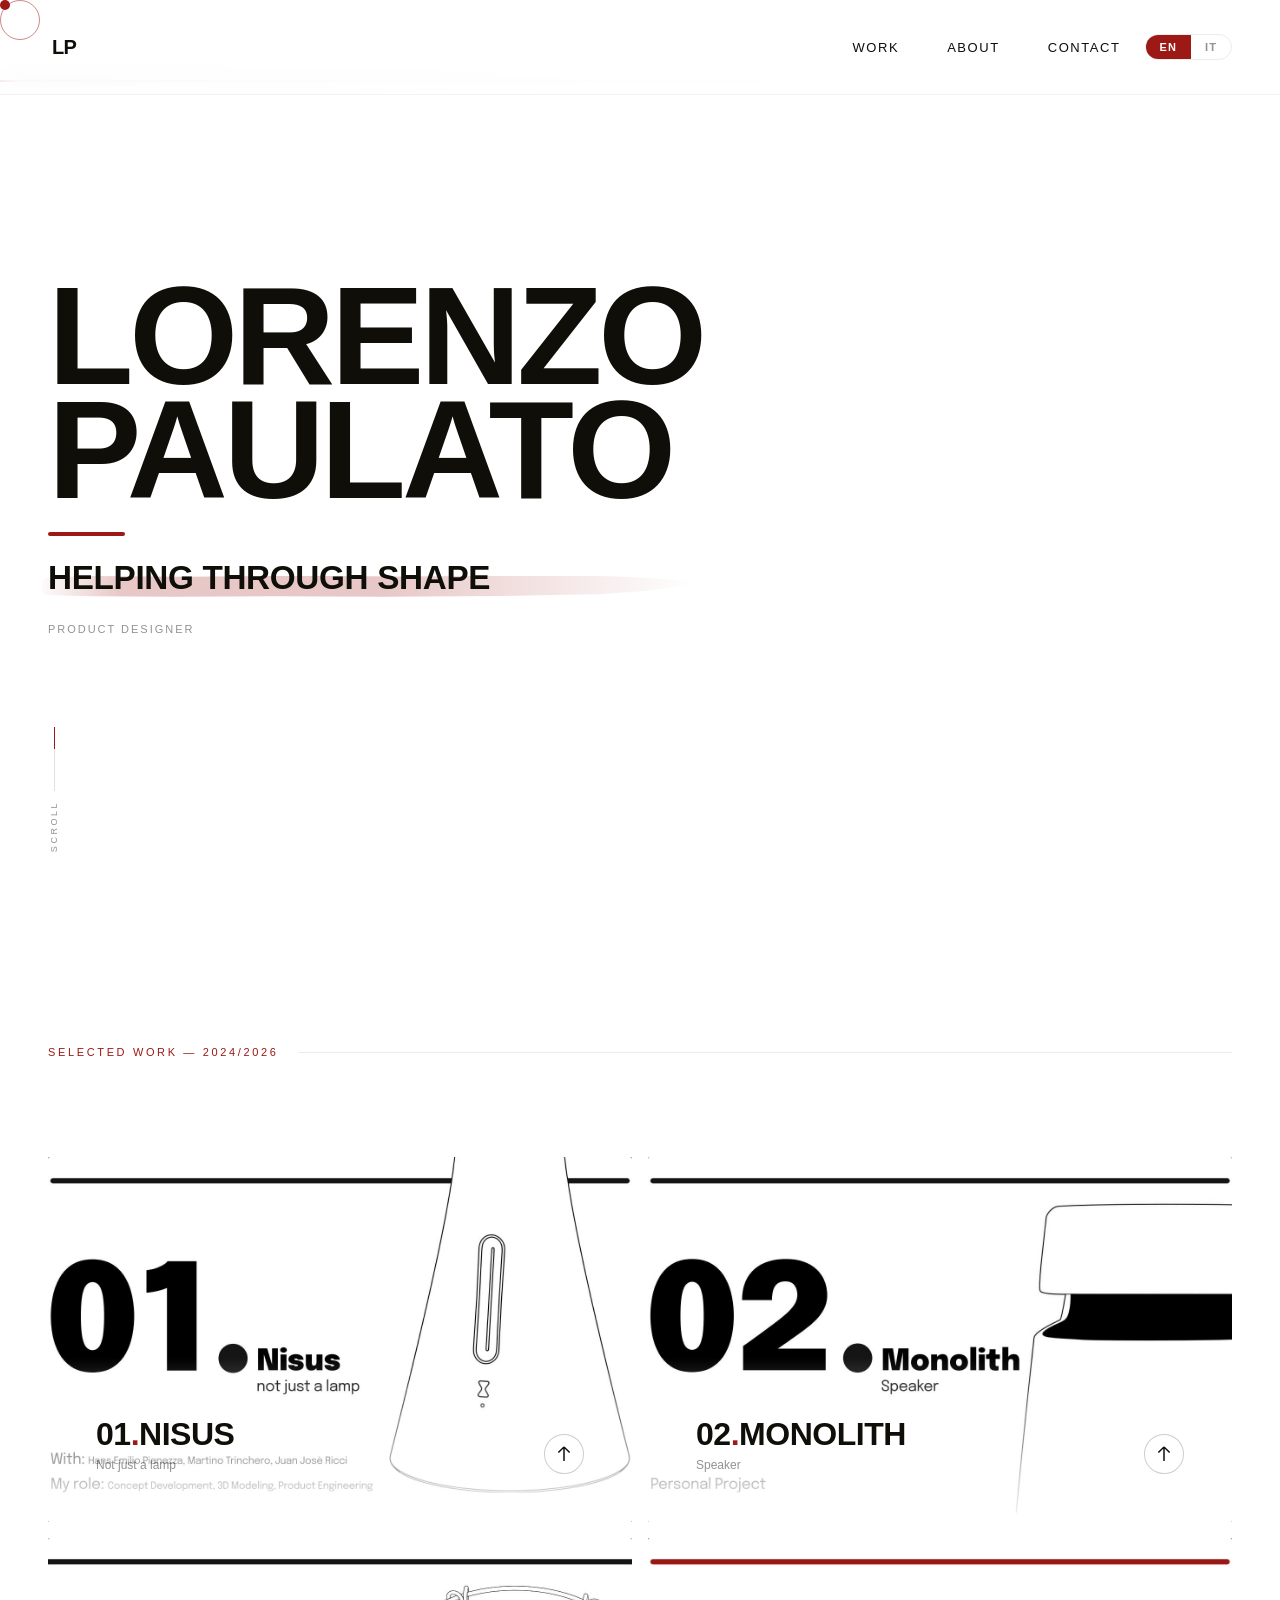
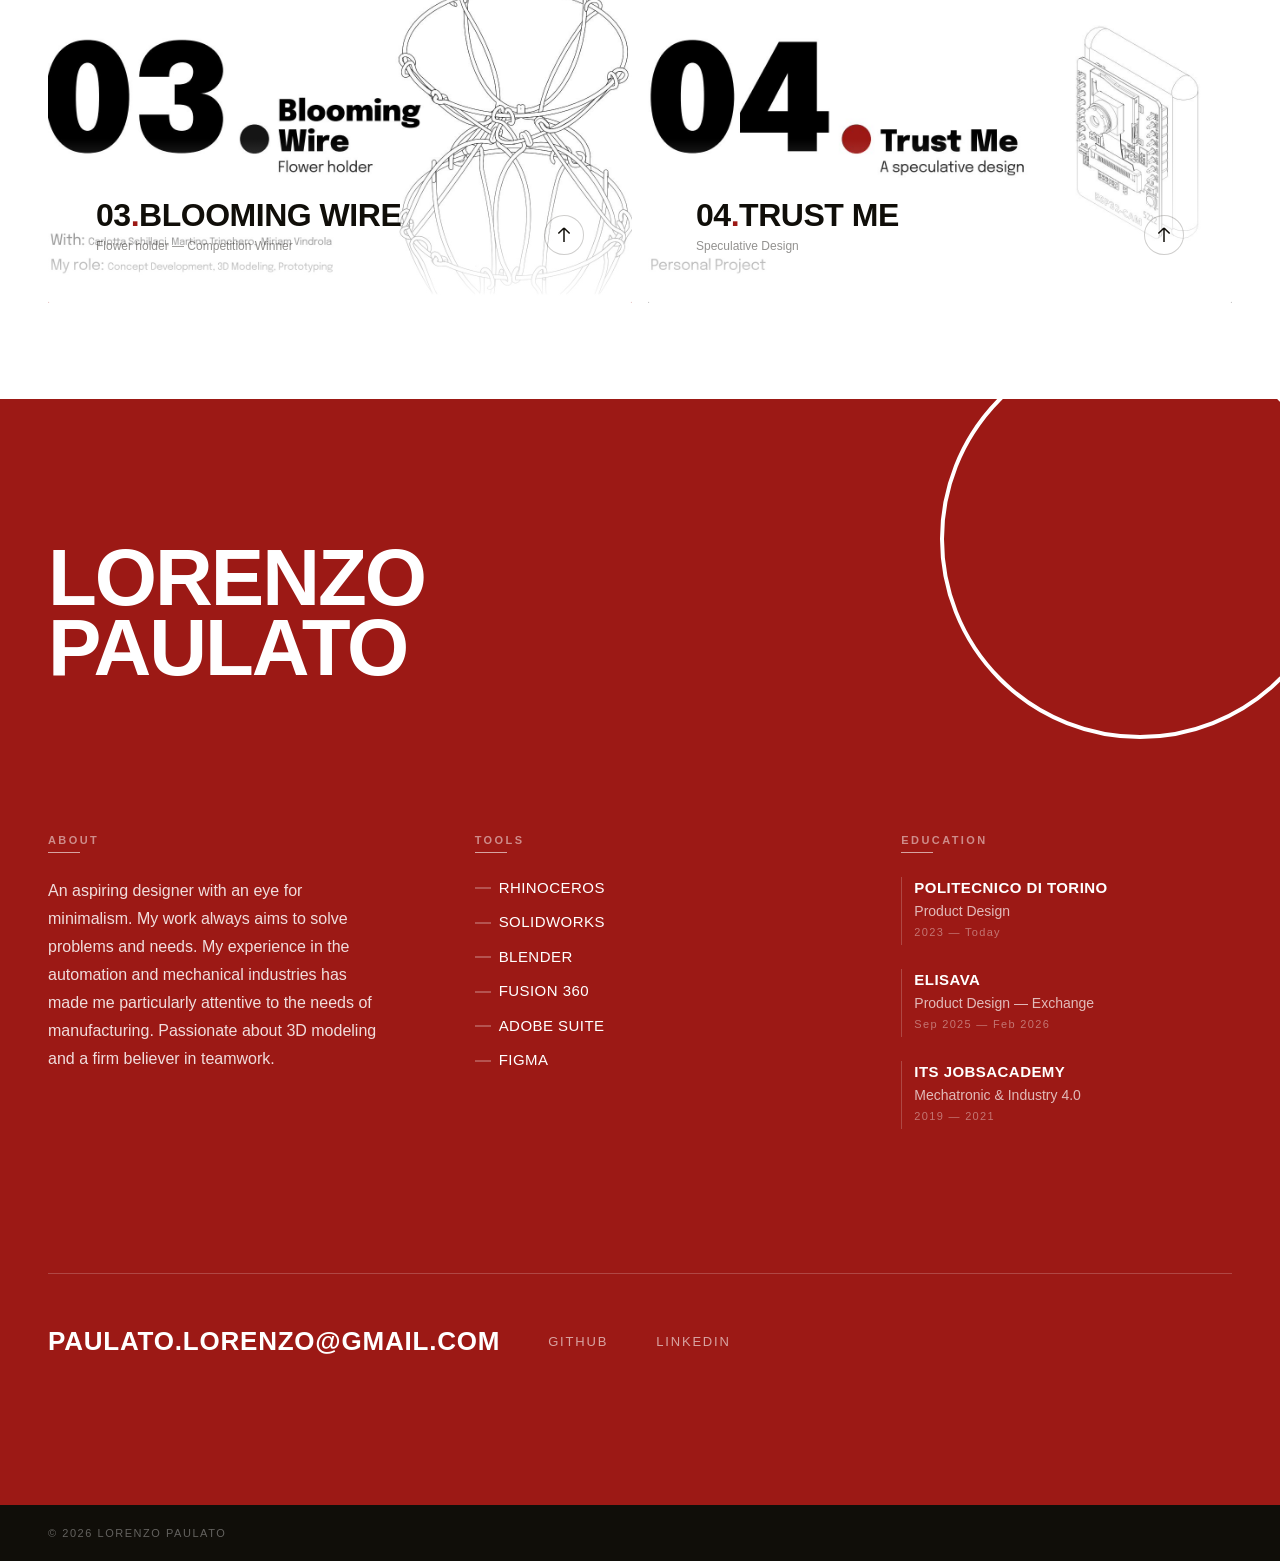
<file: index.html>
<!DOCTYPE html>
<html lang="en">
<head>
  <meta charset="UTF-8">
  <meta name="viewport" content="width=device-width, initial-scale=1.0">
  <title>Lorenzo Paulato — Helping Through Shape</title>
  <meta name="description" content="Portfolio of Lorenzo Paulato, Product Designer. Helping Through Shape.">
  <link rel="icon" href="data:image/svg+xml,<svg xmlns='http://www.w3.org/2000/svg' viewBox='0 0 100 100'><circle cx='50' cy='50' r='45' fill='%239c1915'/></svg>">

  <style>
    :root {
      --red: #9c1915;
      --white: #FFFFFF;
      --black: #100E09;

      --bg-primary: var(--white);
      --text-primary: var(--black);
      --text-secondary: rgba(16, 14, 9, 0.45);
      --accent: var(--red);
      --grid-line: rgba(16, 14, 9, 0.08);

      --font-display: 'Helvetica Neue', Arial, sans-serif;
      --font-body: 'Helvetica Neue', Arial, sans-serif;

      --ease: cubic-bezier(0.16, 1, 0.3, 1);
      --ease-out: cubic-bezier(0.33, 1, 0.68, 1);
      --transition-fast: 0.3s var(--ease);
      --transition-med: 0.6s var(--ease);
      --transition-slow: 1.2s var(--ease);

      --space-sm: clamp(16px, 2vw, 24px);
      --space-md: clamp(32px, 4vw, 48px);
      --space-lg: clamp(64px, 8vw, 96px);
      --space-xl: clamp(96px, 12vw, 144px);
    }

    [data-theme="black"] {
      --bg-primary: var(--black);
      --text-primary: var(--white);
      --text-secondary: rgba(255, 255, 255, 0.45);
      --grid-line: rgba(255, 255, 255, 0.08);
    }
    [data-theme="red"] {
      --bg-primary: var(--red);
      --text-primary: var(--white);
      --text-secondary: rgba(255, 255, 255, 0.45);
      --grid-line: rgba(255, 255, 255, 0.12);
      --accent: var(--white);
    }

    *, *::before, *::after { box-sizing: border-box; margin: 0; padding: 0; }

    html { scroll-behavior: smooth; scroll-padding-top: 80px; }

    body {
      font-family: var(--font-body);
      background: var(--bg-primary);
      color: var(--text-primary);
      line-height: 1.5;
      overflow-x: hidden;
      transition: background var(--transition-med), color var(--transition-med);
      cursor: none;
    }

    /* ── Scrollbar & Selection ── */
    ::-webkit-scrollbar { width: 3px; }
    ::-webkit-scrollbar-track { background: var(--black); }
    ::-webkit-scrollbar-thumb { background: var(--red); }
    ::selection { background: var(--red); color: var(--white); }

    /* ── Custom Cursor ── */
    .cursor {
      position: fixed;
      left: 0; top: 0;
      width: 10px; height: 10px;
      border-radius: 50%;
      background: var(--red);
      pointer-events: none;
      z-index: 9999;
      transition: width 0.2s, height 0.2s, background 0.3s;
      will-change: transform;
    }

    .cursor-ring {
      position: fixed;
      left: 0; top: 0;
      width: 40px; height: 40px;
      border: 1px solid rgba(156, 25, 21, 0.5);
      border-radius: 50%;
      pointer-events: none;
      z-index: 9998;
      transition: border-color 0.3s, width 0.3s, height 0.3s;
      will-change: transform;
    }

    [data-theme="red"] .cursor-ring { border-color: rgba(255,255,255,0.6); }

    /* ── Dynamic Grid Background ── */
    .dynamic-grid {
      position: fixed;
      inset: 0;
      pointer-events: none;
      z-index: -1;
      opacity: 0.6;
    }

    .grid-line {
      position: absolute;
      background: var(--grid-line);
      transition: transform 0.8s var(--ease);
    }
    .grid-line.horizontal { width: 100%; height: 1px; left: 0; }
    .grid-line.vertical   { height: 100%; width: 1px; top: 0; }

    .bulge {
      position: fixed;
      border-radius: 50%;
      pointer-events: none;
      z-index: -1;
      opacity: 0.08;
      filter: blur(40px);
      transition: transform 1.5s var(--ease), opacity 0.5s;
      will-change: transform;
    }
    .bulge.red   { background: var(--red); }
    .bulge.white { background: var(--white); }
    .bulge.black { background: var(--black); }

    /* ── Navigation ── */
    nav {
      position: fixed;
      top: 0; left: 0; right: 0;
      display: flex;
      justify-content: space-between;
      align-items: center;
      padding: var(--space-sm) var(--space-md);
      z-index: 1000;
      backdrop-filter: blur(12px);
      background: rgba(255, 255, 255, 0.85);
      border-bottom: 1px solid rgba(0,0,0,0.05);
      transition: background 0.4s, border-color 0.4s;
    }
    [data-theme="black"] nav {
      background: rgba(16, 14, 9, 0.85);
      border-color: rgba(255,255,255,0.1);
    }
    [data-theme="red"] nav {
      background: rgba(156, 25, 21, 0.85);
      border-color: rgba(255,255,255,0.2);
    }

    .nav-logo {
      font-family: var(--font-display);
      font-size: 20px;
      font-weight: 900;
      letter-spacing: -0.03em;
      text-transform: uppercase;
      color: var(--text-primary);
      text-decoration: none;
      position: relative;
      padding: 8px 4px;
    }
    .nav-logo::after {
      content: '';
      position: absolute;
      bottom: 0; left: 0; right: 0;
      height: 2px;
      background: var(--accent);
      transform: scaleX(0);
      transform-origin: left;
      transition: transform var(--transition-fast);
    }
    .nav-logo:hover::after { transform: scaleX(1); }

    .nav-right { display: flex; align-items: center; gap: var(--space-sm); }

    .nav-links { display: flex; list-style: none; gap: var(--space-md); }

    .nav-links a {
      font-family: var(--font-display);
      font-size: 13px;
      font-weight: 500;
      letter-spacing: 0.12em;
      text-transform: uppercase;
      color: var(--text-primary);
      text-decoration: none;
      position: relative;
      padding: 4px 0;
      transition: color var(--transition-fast);
    }
    .nav-links a::after {
      content: '';
      position: absolute;
      bottom: 0; left: 0;
      width: 100%; height: 1px;
      background: var(--accent);
      transform: scaleX(0);
      transform-origin: right;
      transition: transform var(--transition-fast);
    }
    .nav-links a:hover { color: var(--accent); }
    .nav-links a:hover::after { transform: scaleX(1); transform-origin: left; }

    .lang-toggle {
      display: flex;
      border: 1px solid var(--grid-line);
      border-radius: 20px;
      overflow: hidden;
    }
    .lang-btn {
      background: transparent;
      border: none;
      padding: 6px 14px;
      font-family: var(--font-display);
      font-size: 11px;
      font-weight: 600;
      letter-spacing: 0.1em;
      text-transform: uppercase;
      color: var(--text-secondary);
      cursor: pointer;
      transition: all var(--transition-fast);
    }
    .lang-btn.active, .lang-btn:hover {
      background: var(--accent);
      color: var(--bg-primary);
    }

    /* ── Hero ── */
    #hero {
      min-height: 100vh;
      display: grid;
      grid-template-columns: 1fr 1fr;
      background: var(--bg-primary);
      position: relative;
      overflow: hidden;
      padding-top: 80px;
    }

    .hero-top-rule {
      position: absolute;
      top: 80px; left: 0; right: 0;
      height: 2px;
      background: linear-gradient(90deg, var(--accent), transparent 70%);
      z-index: 3;
      transform-origin: left;
      animation: ruleExpand 1.2s var(--ease-out) 0.2s both;
    }

    @keyframes ruleExpand {
      from { transform: scaleX(0); opacity: 0; }
      70%  { opacity: 1; }
      to   { transform: scaleX(1); }
    }
    @keyframes fadeUp {
      from { opacity: 0; transform: translateY(24px); }
      to   { opacity: 1; transform: translateY(0); }
    }
    @keyframes typewriter {
      from { width: 0; }
      to   { width: 100%; }
    }

    .hero-left {
      display: flex;
      flex-direction: column;
      justify-content: center;
      padding: var(--space-lg) var(--space-md) 160px;
      position: relative;
      z-index: 2;
    }

    .hero-name {
      font-family: var(--font-display);
      font-size: clamp(56px, 11vw, 140px);
      font-weight: 900;
      line-height: 0.82;
      letter-spacing: -0.03em;
      text-transform: uppercase;
      color: var(--text-primary);
      animation: fadeUp 0.8s var(--ease-out) 0.4s both;
      position: relative;
    }

    .hero-red-rule {
      width: clamp(40px, 6vw, 100px);
      height: 4px;
      border-radius: 2px;
      background: var(--accent);
      margin: var(--space-sm) 0;
      transform-origin: left;
      animation: ruleExpand 0.6s var(--ease-out) 1.0s both;
    }

    .hero-tagline {
      font-family: var(--font-display);
      font-size: clamp(18px, 2.6vw, 36px);
      font-weight: 700;
      text-transform: uppercase;
      letter-spacing: -0.01em;
      color: var(--text-primary);
      line-height: 1.1;
      animation: fadeUp 0.7s var(--ease-out) 1.3s both;
      position: relative;
      display: inline-block;
    }
    .hero-tagline::after {
      content: '';
      position: absolute;
      bottom: 0px; left: -6px;
      height: 58%;
      background: linear-gradient(to right,
        rgba(156,25,21,0.08) 0%,
        var(--accent) 12%,
        var(--accent) 52%,
        rgba(156,25,21,0) 100%
      );
      clip-path: polygon(
        0% 18%,
        1% 6%,
        8% 2%,
        22% 5%,
        38% 0%,
        55% 4%,
        70% 1%,
        83% 0%,
        89% 5%,
        95% 16%,
        100% 28%,
        97% 52%,
        92% 72%,
        85% 88%,
        70% 96%,
        52% 100%,
        36% 97%,
        20% 100%,
        8% 97%,
        1% 93%,
        0% 82%
      );
      z-index: -1;
      opacity: 0.24;
      animation: typewriter 1.0s var(--ease-out) 1.8s both;
      width: 0;
    }

    .hero-sub {
      margin-top: var(--space-sm);
      font-size: 11px;
      font-weight: 300;
      letter-spacing: 0.18em;
      text-transform: uppercase;
      color: var(--text-secondary);
      animation: fadeUp 0.7s var(--ease-out) 1.3s both;
    }

    .hero-scroll {
      position: absolute;
      bottom: var(--space-md); left: var(--space-md);
      display: flex;
      flex-direction: column;
      align-items: center;
      gap: 10px;
      animation: fadeUp 0.6s var(--ease-out) 3.3s both;
      cursor: pointer;
    }
    .hero-scroll span {
      font-family: var(--font-display);
      font-size: 9px;
      letter-spacing: 0.28em;
      text-transform: uppercase;
      color: var(--text-secondary);
      writing-mode: vertical-rl;
      transform: rotate(180deg);
    }
    .scroll-line {
      width: 1px;
      height: 64px;
      background: rgba(16, 14, 9, 0.12);
      position: relative;
      overflow: hidden;
    }
    .scroll-line::after {
      content: '';
      position: absolute;
      top: 0; left: 0;
      width: 1px; height: 22px;
      background: var(--accent);
      animation: scrollSlide 1.8s ease-in-out infinite;
    }
    @keyframes scrollSlide {
      0%   { top: -22px; opacity: 0; }
      15%  { opacity: 1; }
      85%  { opacity: 1; }
      100% { top: 64px;  opacity: 0; }
    }

    .hero-right {
      position: relative;
      display: flex;
      align-items: center;
      justify-content: center;
      overflow: hidden;
    }

    .hero-blob-wrap {
      position: absolute;
      top: 50%; left: 50%;
      transform: translate(-50%, -55%);
      width: 115vmin; height: 115vmin;
      z-index: 0;
    }
    .hero-blob-wrap svg {
      width: 100%; height: 100%;
      display: block;
    }


    /* ── Projects ── */
    #projects {
      background: var(--bg-primary);
      padding: var(--space-xl) var(--space-md) var(--space-lg);
      position: relative;
      transition: background var(--transition-med);
    }

    .section-label {
      font-family: var(--font-display);
      font-size: 11px;
      font-weight: 500;
      letter-spacing: 0.24em;
      text-transform: uppercase;
      color: var(--accent);
      display: flex;
      align-items: center;
      gap: 20px;
      margin-bottom: var(--space-lg);
      position: relative;
    }
    .section-label::after {
      content: '';
      flex: 1;
      height: 1px;
      background: var(--grid-line);
    }

    .projects-grid {
      display: grid;
      grid-template-columns: 1fr 1fr;
      gap: 16px;
    }

    .project-card {
      position: relative;
      aspect-ratio: 16/10;
      overflow: hidden;
      background: var(--black);
      cursor: none;
      text-decoration: none;
      display: block;
      border-radius: 2px;
      transform-style: preserve-3d;
      transition: transform 0.1s ease-out;
      will-change: transform;
    }
    .project-card::before {
      content: '';
      position: absolute;
      inset: 0;
      background: var(--black);
      z-index: 1;
      opacity: 1;
      transition: opacity var(--transition-med);
    }
    .project-card:hover::before { opacity: 0; }

    .card-wireframe {
      position: absolute;
      inset: 0;
      display: flex;
      align-items: center;
      justify-content: center;
      z-index: 2;
      transition: opacity var(--transition-med), transform var(--transition-med);
      opacity: 1;
      overflow: hidden;
    }
    .card-wireframe img {
      width: 100%; height: 100%;
      object-fit: cover;
    }
    .project-card:hover .card-wireframe {
      opacity: 0;
      transform: scale(0.97);
    }

    .card-photo {
      position: absolute;
      inset: 0;
      z-index: 0;
      overflow: hidden;
    }
    .card-photo img {
      width: 100%; height: 100%;
      object-fit: cover;
      transition: transform var(--transition-slow), filter var(--transition-med);
      filter: grayscale(0.2) contrast(1.05);
      opacity: 0.85;
    }
    .project-card:hover .card-photo img {
      transform: scale(1.06);
      filter: grayscale(0) contrast(1.1);
      opacity: 1;
    }

    .card-info {
      position: absolute;
      bottom: 0; left: 0; right: 0;
      padding: var(--space-md);
      padding-top: 60px;
      z-index: 3;
      display: flex;
      align-items: flex-end;
      justify-content: space-between;
      pointer-events: none;
      background: linear-gradient(to top, rgba(255,255,255,0.97) 0%, rgba(255,255,255,0) 100%);
    }
    .card-title {
      font-family: var(--font-display);
      font-size: clamp(20px, 2.8vw, 32px);
      font-weight: 900;
      text-transform: uppercase;
      color: var(--black);
      letter-spacing: -0.015em;
      line-height: 1.05;
      display: inline-block;
    }
    .card-dot { color: var(--red); }
    .card-sub {
      font-size: 12px;
      font-weight: 300;
      color: rgba(16,14,9,0.45);
      margin-top: 4px;
    }
    .card-arrow {
      width: 40px; height: 40px;
      border: 1px solid rgba(16,14,9,0.2);
      border-radius: 50%;
      display: flex;
      align-items: center;
      justify-content: center;
      color: var(--black);
      transform: rotate(-45deg);
      transition: all var(--transition-fast);
      flex-shrink: 0;
      background: transparent;
    }
    .project-card:hover .card-arrow {
      background: var(--accent);
      border-color: var(--accent);
      color: var(--white);
      transform: rotate(0deg) scale(1.1);
    }
    .card-line {
      position: absolute;
      bottom: 0; left: 0;
      width: 0; height: 2px;
      background: var(--accent);
      transition: width var(--transition-med);
      z-index: 4;
    }
    .project-card:hover .card-line { width: 100%; }

    .card-bg-black { background: var(--black); }
    .card-bg-white { background: var(--white); }
    .card-bg-red   { background: var(--red); }
    .card-bg-red::before { background: var(--red); }
    .card-bg-red .card-wireframe { opacity: 1; }
    .card-bg-red .card-line { background: var(--red); }

    .project-card:hover { z-index: 1; }

    /* ── About ── */
    #about {
      background: var(--red);
      padding: var(--space-xl) var(--space-md);
      position: relative;
      overflow: hidden;
    }
    .about-decoration {
      position: absolute;
      top: -60px; right: -60px;
      width: 400px; height: 400px;
      border-radius: 50%;
      border: 4px solid var(--white);
      pointer-events: none;
    }
    .about-decoration-2 {
      position: absolute;
      bottom: -120px; left: 15%;
      width: 280px; height: 280px;
      border-radius: 50%;
      border: 1px solid rgba(255,255,255,0.1);
      pointer-events: none;
      animation: pulse 15s infinite reverse var(--ease);
    }
    @keyframes pulse {
      0%, 100% { opacity: 0.55; }
      50%       { opacity: 0.75; }
    }

    .about-grid {
      display: grid;
      grid-template-columns: repeat(auto-fit, minmax(280px, 1fr));
      gap: var(--space-lg);
      position: relative;
      z-index: 2;
      max-width: 1400px;
      margin: 0 auto;
    }
    .about-heading {
      font-family: var(--font-display);
      font-size: clamp(40px, 6.5vw, 80px);
      font-weight: 900;
      text-transform: uppercase;
      line-height: 0.88;
      color: var(--white);
      letter-spacing: -0.025em;
      grid-column: 1 / -1;
      margin-bottom: var(--space-md);
      position: relative;
    }
    .about-bio {
      font-size: 16px;
      line-height: 1.75;
      color: rgba(255,255,255,0.85);
      font-weight: 300;
      max-width: 540px;
    }
    .about-col-title {
      font-family: var(--font-display);
      font-size: 11px;
      font-weight: 600;
      letter-spacing: 0.22em;
      text-transform: uppercase;
      color: rgba(255,255,255,0.5);
      margin-bottom: var(--space-sm);
      position: relative;
      display: inline-block;
      padding-bottom: 4px;
    }
    .about-col-title::after {
      content: '';
      position: absolute;
      bottom: 0; left: 0;
      width: 32px; height: 1px;
      background: var(--white);
      opacity: 0.6;
    }
    .skills-list {
      list-style: none;
      display: flex;
      flex-direction: column;
      gap: 12px;
      max-width: 320px;
    }
    .skills-list li {
      font-family: var(--font-display);
      font-size: 15px;
      font-weight: 400;
      letter-spacing: 0.03em;
      text-transform: uppercase;
      color: var(--white);
      position: relative;
      padding-left: 24px;
    }
    .skills-list li::before {
      content: '';
      position: absolute;
      left: 0;
      width: 16px; height: 1px;
      background: rgba(255,255,255,0.5);
      transition: width 0.3s var(--ease);
      top: 50%; transform: translateY(-50%);
    }
    .skills-list li:hover::before { width: 24px; background: var(--white); }

    .edu-item {
      margin-bottom: var(--space-sm);
      padding-left: 12px;
      border-left: 1px solid rgba(255,255,255,0.2);
      padding-bottom: 4px;
      transition: border-color 0.3s;
    }
    .edu-item:hover { border-left-color: var(--white); }
    .edu-school {
      font-family: var(--font-display);
      font-size: 15px;
      font-weight: 700;
      text-transform: uppercase;
      letter-spacing: 0.03em;
      color: var(--white);
    }
    .edu-degree { font-size: 14px; color: rgba(255,255,255,0.7); margin: 2px 0; }
    .edu-year {
      font-family: var(--font-display);
      font-size: 11px;
      letter-spacing: 0.12em;
      color: rgba(255,255,255,0.4);
    }

    .about-contact {
      grid-column: 1 / -1;
      border-top: 1px solid rgba(255,255,255,0.2);
      padding-top: var(--space-md);
      display: flex;
      flex-wrap: wrap;
      align-items: center;
      gap: var(--space-md);
      margin-top: var(--space-sm);
    }
    .contact-link {
      font-family: var(--font-display);
      font-size: 13px;
      letter-spacing: 0.14em;
      text-transform: uppercase;
      color: rgba(255,255,255,0.6);
      text-decoration: none;
      transition: color var(--transition-fast);
      position: relative;
      padding: 4px 0;
    }
    .contact-link::after {
      content: '';
      position: absolute;
      bottom: 0; left: 0;
      width: 100%; height: 1px;
      background: var(--white);
      transform: scaleX(0);
      transform-origin: right;
      transition: transform var(--transition-fast);
    }
    .contact-link:hover { color: var(--white); }
    .contact-link:hover::after { transform: scaleX(1); transform-origin: left; }

    .contact-email {
      font-family: var(--font-display);
      font-size: clamp(16px, 2.4vw, 26px);
      font-weight: 700;
      text-transform: uppercase;
      letter-spacing: 0.03em;
      color: var(--white);
      text-decoration: none;
      transition: opacity var(--transition-fast);
      position: relative;
    }
    .contact-email::after {
      content: '';
      position: absolute;
      bottom: -4px; left: 0;
      width: 100%; height: 2px;
      background: var(--white);
      transform: scaleX(0);
      transform-origin: right;
      transition: transform var(--transition-fast);
    }
    .contact-email:hover { opacity: 0.9; }
    .contact-email:hover::after { transform: scaleX(1); transform-origin: left; }

    /* ── Footer ── */
    footer {
      background: var(--black);
      color: rgba(255,255,255,0.35);
      padding: 20px var(--space-md);
      font-family: var(--font-display);
      font-size: 11px;
      letter-spacing: 0.14em;
      text-transform: uppercase;
    }

    /* ── Loader ── */
    .loader {
      position: fixed;
      inset: 0;
      background: var(--black);
      display: flex;
      align-items: center;
      justify-content: center;
      z-index: 10000;
      transition: opacity 0.6s var(--ease), visibility 0.6s;
    }
    .loader.hidden { opacity: 0; visibility: hidden; pointer-events: none; }
    .loader-geometry {
      width: 80px; height: 80px;
      position: relative;
      animation: spin 2.4s infinite linear;
    }
    @keyframes spin { to { transform: rotate(360deg); } }
    .loader-geometry::before,
    .loader-geometry::after {
      content: '';
      position: absolute;
      border: 2px solid var(--red);
      border-radius: 50%;
    }
    .loader-geometry::before { width: 100%; height: 100%; border-right-color: transparent; }
    .loader-geometry::after  { width: 60%; height: 60%; top: 20%; left: 20%; border-left-color: transparent; animation-delay: -0.9s; }

    .sr-only {
      position: absolute;
      width: 1px; height: 1px;
      padding: 0; margin: -1px;
      overflow: hidden;
      clip: rect(0,0,0,0);
      white-space: nowrap;
      border: 0;
    }

    /* ── Responsive ── */
    @media (max-width: 900px) {
      :root {
        --space-sm: 16px;
        --space-md: 24px;
        --space-lg: 48px;
        --space-xl: 72px;
      }
      nav { padding: 16px 20px; }
      .nav-links { display: none; }
      #hero { grid-template-columns: 1fr; padding-top: 70px; }
      .hero-right { display: none; }
      .hero-left {
        padding: var(--space-lg) var(--space-md);
        justify-content: center;
        text-align: left;
      }
      .projects-grid { grid-template-columns: 1fr; }
      .project-card { aspect-ratio: 4/3; }
      .about-grid { grid-template-columns: 1fr; gap: var(--space-md); }
      .about-contact { flex-direction: column; align-items: flex-start; }
    }
    @media (max-width: 480px) {
      .hero-name { font-size: clamp(48px, 14vw, 100px); }
      .hero-tagline { font-size: clamp(16px, 4vw, 28px); }
      .card-title { font-size: clamp(18px, 5vw, 26px); }
      .about-heading { font-size: clamp(36px, 8vw, 64px); }
    }
    @media (prefers-reduced-motion: reduce) {
      *, *::before, *::after {
        animation-duration: 0.01ms !important;
        animation-iteration-count: 1 !important;
        transition-duration: 0.01ms !important;
        scroll-behavior: auto !important;
      }
      .cursor, .cursor-ring { display: none; }
      body { cursor: auto; }
    }
  </style>
</head>
<body>

  <div class="loader" id="loader" aria-hidden="true">
    <div class="loader-geometry"></div>
  </div>

  <div class="cursor" id="cursor"></div>
  <div class="cursor-ring" id="cursorRing"></div>

  <div class="dynamic-grid" id="dynamicGrid" aria-hidden="true"></div>
  <div class="bulge red"   style="width:600px;height:600px;top:-200px;right:-100px;"></div>
  <div class="bulge white" style="width:400px;height:400px;bottom:10%;left:5%;"></div>
  <div class="bulge black" style="width:300px;height:300px;bottom:-50px;right:20%;opacity:0.05;"></div>

  <nav role="navigation" aria-label="Main navigation">
    <a class="nav-logo" href="#hero" aria-label="Lorenzo Paulato Home">LP</a>
    <div class="nav-right">
      <ul class="nav-links">
        <li><a href="#projects" data-en="Work" data-it="Lavori">Work</a></li>
        <li><a href="#about" data-en="About" data-it="Info">About</a></li>
        <li><a href="#about" data-en="Contact" data-it="Contatti">Contact</a></li>
      </ul>
      <div class="lang-toggle" role="group" aria-label="Language selection">
        <button class="lang-btn active" onclick="setLang('en')" aria-pressed="true">EN</button>
        <button class="lang-btn" onclick="setLang('it')" aria-pressed="false">IT</button>
      </div>
    </div>
  </nav>

  <section id="hero" aria-labelledby="hero-title">
    <div class="hero-top-rule"></div>
    <div class="hero-left">
      <h1 id="hero-title" class="hero-name">Lorenzo<br>Paulato</h1>
      <div class="hero-red-rule"></div>
      <p class="hero-tagline">
        <span data-en="Helping Through Shape" data-it="Aiutare attraverso la Forma">Helping Through Shape</span>
      </p>
      <p class="hero-sub">
        <span data-en="Product Designer" data-it="Product Designer">Product Designer</span>
      </p>
      <div class="hero-scroll" onclick="document.getElementById('projects').scrollIntoView({behavior:'smooth'})" role="button" tabindex="0">
        <div class="scroll-line"></div>
        <span data-en="scroll" data-it="scorri">scroll</span>
      </div>
    </div>
    <div class="hero-right">
      <div class="hero-blob-wrap" id="heroBlobWrap" aria-hidden="true">
        <svg id="blob-svg" viewBox="0 0 400 400" xmlns="http://www.w3.org/2000/svg">
          <path id="blob-path" fill="#9c1915" d=""/>
        </svg>
      </div>
    </div>
  </section>

  <section id="projects" aria-labelledby="projects-title">
    <p id="projects-title" class="section-label" data-en="Selected Work — 2024/2026" data-it="Lavori Selezionati — 2024/2026">Selected Work — 2024/2026</p>
    <div class="projects-grid">

      <!-- 01 Nisus -->
      <a href="projects/nisus.html" class="project-card card-bg-black" data-tilt>
        <div class="card-photo">
          <img src="assets/images/8.jpeg" alt="Nisus lamp prototype" loading="lazy">
        </div>
        <div class="card-wireframe">
          <img src="assets/images/4.jpeg" alt="Nisus wireframe">
        </div>
        <div class="card-info">
          <div>
            <div class="card-title">01<span class="card-dot">.</span>Nisus</div>
            <div class="card-sub" data-en="Not just a lamp" data-it="Non solo una lampada">Not just a lamp</div>
          </div>
          <div class="card-arrow">
            <svg width="14" height="14" viewBox="0 0 14 14" fill="none" aria-hidden="true">
              <path d="M2 12L12 2M12 2H4M12 2V10" stroke="currentColor" stroke-width="1.5"/>
            </svg>
          </div>
        </div>
        <div class="card-line"></div>
      </a>

      <!-- 02 Monolith -->
      <a href="projects/monolith.html" class="project-card card-bg-white" data-tilt>
        <div class="card-photo">
          <img src="assets/images/13.jpeg" alt="Monolith speaker" loading="lazy">
        </div>
        <div class="card-wireframe">
          <img src="assets/images/9.jpeg" alt="Monolith wireframe">
        </div>
        <div class="card-info">
          <div>
            <div class="card-title">02<span class="card-dot">.</span>Monolith</div>
            <div class="card-sub" data-en="Speaker" data-it="Speaker">Speaker</div>
          </div>
          <div class="card-arrow">
            <svg width="14" height="14" viewBox="0 0 14 14" fill="none" aria-hidden="true">
              <path d="M2 12L12 2M12 2H4M12 2V10" stroke="currentColor" stroke-width="1.5"/>
            </svg>
          </div>
        </div>
        <div class="card-line"></div>
      </a>

      <!-- 03 Blooming Wire -->
      <a href="projects/blooming-wire.html" class="project-card card-bg-red" data-tilt>
        <div class="card-photo">
          <img src="assets/images/17.jpeg" alt="Blooming Wire flower holder" loading="lazy">
        </div>
        <div class="card-wireframe">
          <img src="assets/images/15.jpeg" alt="Blooming Wire wireframe">
        </div>
        <div class="card-info">
          <div>
            <div class="card-title">03<span class="card-dot">.</span>Blooming Wire</div>
            <div class="card-sub" data-en="Flower holder — Competition Winner" data-it="Portafiori — Vincitore di Competizione">Flower holder — Competition Winner</div>
          </div>
          <div class="card-arrow">
            <svg width="14" height="14" viewBox="0 0 14 14" fill="none" aria-hidden="true">
              <path d="M2 12L12 2M12 2H4M12 2V10" stroke="currentColor" stroke-width="1.5"/>
            </svg>
          </div>
        </div>
        <div class="card-line"></div>
      </a>

      <!-- 04 Trust Me -->
      <a href="projects/trust-me.html" class="project-card card-bg-black" data-tilt>
        <div class="card-photo">
          <img src="assets/images/22.jpeg" alt="Trust Me speculative design" loading="lazy">
        </div>
        <div class="card-wireframe">
          <img src="assets/images/20.jpeg" alt="Trust Me wireframe">
        </div>
        <div class="card-info">
          <div>
            <div class="card-title">04<span class="card-dot">.</span>Trust Me</div>
            <div class="card-sub" data-en="Speculative Design" data-it="Design Speculativo">Speculative Design</div>
          </div>
          <div class="card-arrow">
            <svg width="14" height="14" viewBox="0 0 14 14" fill="none" aria-hidden="true">
              <path d="M2 12L12 2M12 2H4M12 2V10" stroke="currentColor" stroke-width="1.5"/>
            </svg>
          </div>
        </div>
        <div class="card-line"></div>
      </a>

    </div>
  </section>

  <section id="about" aria-labelledby="about-title">
    <div class="about-decoration"></div>
    <div class="about-grid">
      <h2 id="about-title" class="about-heading" data-en="Lorenzo<br>Paulato" data-it="Lorenzo<br>Paulato">Lorenzo<br>Paulato</h2>

      <div>
        <p class="about-col-title" data-en="About" data-it="Chi sono">About</p>
        <p class="about-bio" data-en="An aspiring designer with an eye for minimalism. My work always aims to solve problems and needs. My experience in the automation and mechanical industries has made me particularly attentive to the needs of manufacturing. Passionate about 3D modeling and a firm believer in teamwork." data-it="Designer con occhio per il minimalismo. Il mio lavoro mira sempre a risolvere problemi e bisogni. La mia esperienza nell'industria dell'automazione mi ha reso attento alle necessità produttive. Appassionato di modellazione 3D e convinto sostenitore del lavoro di squadra.">
          An aspiring designer with an eye for minimalism. My work always aims to solve problems and needs. My experience in the automation and mechanical industries has made me particularly attentive to the needs of manufacturing. Passionate about 3D modeling and a firm believer in teamwork.
        </p>
      </div>

      <div>
        <p class="about-col-title" data-en="Tools" data-it="Strumenti">Tools</p>
        <ul class="skills-list">
          <li>Rhinoceros</li>
          <li>SolidWorks</li>
          <li>Blender</li>
          <li>Fusion 360</li>
          <li>Adobe Suite</li>
          <li>Figma</li>
        </ul>
      </div>

      <div>
        <p class="about-col-title" data-en="Education" data-it="Formazione">Education</p>
        <div class="edu-item">
          <div class="edu-school">Politecnico di Torino</div>
          <div class="edu-degree" data-en="Product Design" data-it="Product Design">Product Design</div>
          <div class="edu-year">2023 — Today</div>
        </div>
        <div class="edu-item">
          <div class="edu-school">ELISAVA</div>
          <div class="edu-degree" data-en="Product Design — Exchange" data-it="Product Design — Scambio">Product Design — Exchange</div>
          <div class="edu-year">Sep 2025 — Feb 2026</div>
        </div>
        <div class="edu-item">
          <div class="edu-school">ITS JobsAcademy</div>
          <div class="edu-degree" data-en="Mechatronic &amp; Industry 4.0" data-it="Meccatronica &amp; Industry 4.0">Mechatronic &amp; Industry 4.0</div>
          <div class="edu-year">2019 — 2021</div>
        </div>
      </div>

      <div class="about-contact">
        <a class="contact-email" href="mailto:paulato.lorenzo@gmail.com">paulato.lorenzo@gmail.com</a>
        <a class="contact-link" href="https://github.com/lorenzopaulato" target="_blank" rel="noopener">GitHub</a>
        <a class="contact-link" href="https://linkedin.com/in/lorenzopaulato" target="_blank" rel="noopener">LinkedIn</a>
      </div>
    </div>
  </section>

  <footer>
    <p>© <span id="year">2026</span> Lorenzo Paulato</p>
  </footer>

  <script>
    document.getElementById('year').textContent = new Date().getFullYear();

    window.addEventListener('load', () => {
      setTimeout(() => document.getElementById('loader').classList.add('hidden'), 800);
    });

    // ── Custom Cursor ──
    const cursor = document.getElementById('cursor');
    const ring   = document.getElementById('cursorRing');
    let mouseX = 0, mouseY = 0;
    let ringX  = 0, ringY  = 0;

    document.addEventListener('mousemove', (e) => {
      mouseX = e.clientX;
      mouseY = e.clientY;
      cursor.style.transform = `translate(${mouseX}px, ${mouseY}px) translate(-50%, -50%)`;
      ringX += (mouseX - ringX) * 0.15;
      ringY += (mouseY - ringY) * 0.15;
      ring.style.transform = `translate(${ringX}px, ${ringY}px) translate(-50%, -50%)`;
    });

    document.querySelectorAll('a, button, .project-card, .hero-scroll').forEach(el => {
      el.addEventListener('mouseenter', () => {
        cursor.style.width = '24px';
        cursor.style.height = '24px';
        ring.style.width  = '52px';
        ring.style.height = '52px';
      });
      el.addEventListener('mouseleave', () => {
        cursor.style.width = '10px';
        cursor.style.height = '10px';
        ring.style.width  = '40px';
        ring.style.height = '40px';
      });
    });

    document.getElementById('about').addEventListener('mouseenter', () => {
      cursor.style.background = 'var(--white)';
      ring.style.borderColor  = 'rgba(255,255,255,0.7)';
    });
    document.getElementById('about').addEventListener('mouseleave', () => {
      cursor.style.background = 'var(--red)';
      ring.style.borderColor  = 'rgba(156,25,21,0.5)';
    });

    // ── Language Toggle ──
    function setLang(lang) {
      document.querySelectorAll('[data-en]').forEach(el => {
        const text = el.getAttribute('data-' + lang);
        if (text) el.innerHTML = text;
      });
      document.querySelectorAll('.lang-btn').forEach((btn, i) => {
        const active = (lang === 'en' && i === 0) || (lang === 'it' && i === 1);
        btn.classList.toggle('active', active);
        btn.setAttribute('aria-pressed', active ? 'true' : 'false');
      });
    }

    // ── Dynamic Grid ──
    function createDynamicGrid() {
      const grid = document.getElementById('dynamicGrid');
      if (!grid) return;
      const W = window.innerWidth;
      const H = window.innerHeight;
      const spacing = 80;
      for (let y = 0; y < H; y += spacing) {
        const line = document.createElement('div');
        line.className = 'grid-line horizontal';
        line.style.top = y + 'px';
        grid.appendChild(line);
      }
      for (let x = 0; x < W; x += spacing) {
        const line = document.createElement('div');
        line.className = 'grid-line vertical';
        line.style.left = x + 'px';
        grid.appendChild(line);
      }
      const lines = grid.querySelectorAll('.grid-line');
      document.addEventListener('mousemove', (e) => {
        const cx = W / 2, cy = H / 2;
        const mx = (e.clientX - cx) / 40;
        const my = (e.clientY - cy) / 40;
        lines.forEach((line, i) => {
          line.style.transform = line.classList.contains('horizontal')
            ? `translateY(${Math.sin(Date.now() * 0.001 + i) * 3 + my}px)`
            : `translateX(${Math.cos(Date.now() * 0.001 + i) * 3 + mx}px)`;
        });
      });
    }

    // ── SVG Liquid Blob ──
    (function () {
      const container = document.getElementById('heroBlobWrap');
      const svgPath   = document.getElementById('blob-path');
      if (!container || !svgPath) return;

      const CFG = {
        points         : 36,
        radius         : 100,
        cx             : 200,
        cy             : 200,
        deformScale    : 0.75,
        maxDeform      : 72,
        sigma          : 0.42,
        easing         : 0.045,
        minEasing      : 0.012,
        velocityWindow : 3,
        idleAmp        : [9, 5, 7],   // ampiezze dei 3 armonici idle
        idleFreq       : [0.4, 0.7, 0.25], // frequenze (rad/s)
        idlePhase      : [2, 3, 1],   // moltiplicatori di fase per angolo
        idleEasing     : 0.025,       // velocità di blend verso idle
      };

      const pts = [];
      let mouseX = -9999, mouseY = -9999;
      let vel = 0, prevMPos = null, velHist = [], hovered = false;
      let idleMode = false;
      let idleTimer = null;

      const svgEl = container.querySelector('svg');
      const INTRO_DELAY = 2500;
      const INTRO_DUR   = 1100;
      const IDLE_START  = 3700;
      const startTime   = Date.now();
      let   idleStarted = false;

      function easeOutCubic(t) { return 1 - Math.pow(1 - t, 3); }

      function initPoints() {
        for (let i = 0; i < CFG.points; i++) {
          const a  = (2 * Math.PI * i) / CFG.points - Math.PI / 2;
          const rx = CFG.cx + CFG.radius * Math.cos(a);
          const ry = CFG.cy + CFG.radius * Math.sin(a);
          pts.push({ angle: a, restX: rx, restY: ry, curX: rx, curY: ry, dispX: 0, dispY: 0 });
        }
      }

      function catmullRomToPath(points) {
        const n = points.length;
        if (n < 3) return '';
        const p = (i) => points[((i % n) + n) % n];
        let d = '';
        for (let i = 0; i < n; i++) {
          const p0 = p(i-1), p1 = p(i), p2 = p(i+1), p3 = p(i+2);
          const cp1x = p1.x + (p2.x - p0.x) / 6;
          const cp1y = p1.y + (p2.y - p0.y) / 6;
          const cp2x = p2.x - (p3.x - p1.x) / 6;
          const cp2y = p2.y - (p3.y - p1.y) / 6;
          if (i === 0) d += `M ${p1.x.toFixed(2)} ${p1.y.toFixed(2)} `;
          d += `C ${cp1x.toFixed(2)} ${cp1y.toFixed(2)} ${cp2x.toFixed(2)} ${cp2y.toFixed(2)} ${p2.x.toFixed(2)} ${p2.y.toFixed(2)} `;
        }
        return d + 'Z';
      }

      function gaussianWeight(da) {
        return Math.exp(-(da * da) / (2 * CFG.sigma * CFG.sigma));
      }

      function normalizeAngle(a) {
        while (a >  Math.PI) a -= 2 * Math.PI;
        while (a < -Math.PI) a += 2 * Math.PI;
        return a;
      }

      function getMouseSVG(e) {
        const rect = container.getBoundingClientRect();
        return {
          x: (e.clientX - rect.left) * (400 / rect.width),
          y: (e.clientY - rect.top)  * (400 / rect.height),
        };
      }

      // Calcola il displacement idle target per un punto al tempo t
      function idleTarget(pt, t) {
        let r = 0;
        for (let k = 0; k < CFG.idleAmp.length; k++) {
          r += CFG.idleAmp[k] * Math.sin(t * CFG.idleFreq[k] + pt.angle * CFG.idlePhase[k]);
        }
        return { x: r * Math.cos(pt.angle), y: r * Math.sin(pt.angle) };
      }

      document.addEventListener('mousemove', (e) => {
        const svg = getMouseSVG(e);
        mouseX = svg.x; mouseY = svg.y;
        if (prevMPos) {
          const dx = mouseX - prevMPos.x, dy = mouseY - prevMPos.y;
          velHist.push(Math.sqrt(dx*dx + dy*dy));
          if (velHist.length > CFG.velocityWindow) velHist.shift();
          vel = velHist.reduce((s, v) => s + v, 0) / velHist.length;
        }
        prevMPos = { x: mouseX, y: mouseY };
      });

      container.addEventListener('mouseenter', () => {
        clearTimeout(idleTimer);
        idleMode = false;
        hovered = true;
        cursor.style.background = 'var(--white)';
        ring.style.borderColor  = 'rgba(255,255,255,0.7)';
      });
      container.addEventListener('mouseleave', () => {
        hovered = false;
        vel = Math.min(vel * 1.5, 200);
        cursor.style.background = 'var(--red)';
        ring.style.borderColor  = 'rgba(156,25,21,0.5)';
        idleTimer = setTimeout(() => { idleMode = true; }, 500);
      });

      function update() {
        const now     = Date.now();
        const elapsed = now - startTime;
        const t       = now * 0.001;

        // ── Intro scale animation (JS-driven, no CSS) ──
        let blobScale;
        if (elapsed < INTRO_DELAY) {
          blobScale = 0;
        } else if (elapsed < INTRO_DELAY + INTRO_DUR) {
          blobScale = easeOutCubic((elapsed - INTRO_DELAY) / INTRO_DUR);
        } else {
          blobScale = 1;
        }
        svgEl.style.transform       = blobScale < 1 ? `scale(${blobScale.toFixed(4)})` : '';
        svgEl.style.transformOrigin = 'center';

        // ── Attiva idle dopo intro ──
        if (!idleStarted && elapsed >= IDLE_START) {
          idleStarted = true;
          if (!hovered) idleMode = true;
        }

        if (idleMode) {
          // Blend morbido verso il target sinusoidale
          for (let i = 0; i < pts.length; i++) {
            const tgt = idleTarget(pts[i], t);
            pts[i].dispX += (tgt.x - pts[i].dispX) * CFG.idleEasing;
            pts[i].dispY += (tgt.y - pts[i].dispY) * CFG.idleEasing;
            pts[i].curX = pts[i].restX + pts[i].dispX;
            pts[i].curY = pts[i].restY + pts[i].dispY;
          }
        } else if (!hovered) {
          // Ritorno al cerchio dopo uscita mouse
          vel *= 0.92;
          if (vel < 0.1) vel = 0;
          for (let i = 0; i < pts.length; i++) {
            const p   = pts[i];
            const mag = Math.sqrt(p.dispX**2 + p.dispY**2);
            const ease = CFG.minEasing + (CFG.easing - CFG.minEasing) * (1 - Math.exp(-mag / 20));
            p.dispX *= (1 - ease);
            p.dispY *= (1 - ease);
            p.curX = p.restX + p.dispX;
            p.curY = p.restY + p.dispY;
          }
        } else {
          // Interazione mouse
          const cAngle = Math.atan2(mouseY - CFG.cy, mouseX - CFG.cx);
          const dist   = Math.sqrt((mouseX - CFG.cx)**2 + (mouseY - CFG.cy)**2);
          if (dist < CFG.radius + 120 || vel > 1) {
            const deform = Math.min(vel * CFG.deformScale, CFG.maxDeform);
            const dir    = dist < CFG.radius ? -0.3 : 1;
            for (let i = 0; i < pts.length; i++) {
              const delta = normalizeAngle(cAngle - pts[i].angle);
              const w = gaussianWeight(delta);
              pts[i].dispX += dir * deform * w * Math.cos(pts[i].angle) * 0.15;
              pts[i].dispY += dir * deform * w * Math.sin(pts[i].angle) * 0.15;
            }
          }
          for (let i = 0; i < pts.length; i++) {
            const p   = pts[i];
            const mag = Math.sqrt(p.dispX**2 + p.dispY**2);
            const ease = CFG.minEasing + (CFG.easing - CFG.minEasing) * (1 - Math.exp(-mag / 20));
            p.dispX *= (1 - ease);
            p.dispY *= (1 - ease);
            const maxD = 88;
            p.dispX = Math.max(-maxD, Math.min(maxD, p.dispX));
            p.dispY = Math.max(-maxD, Math.min(maxD, p.dispY));
            p.curX = p.restX + p.dispX;
            p.curY = p.restY + p.dispY;
          }
        }

        svgPath.setAttribute('d', catmullRomToPath(pts.map(p => ({ x: p.curX, y: p.curY }))));
        requestAnimationFrame(update);
      }

      initPoints();
      svgPath.setAttribute('d', catmullRomToPath(pts.map(p => ({ x: p.curX, y: p.curY }))));
      requestAnimationFrame(update);

      document.addEventListener('visibilitychange', () => {
        if (!document.hidden) requestAnimationFrame(update);
      });
    })();

    // ── 3D Tilt ──
    function initTiltEffect() {
      document.querySelectorAll('[data-tilt]').forEach(card => {
        const edgeColor = '#9c1915';

        card.addEventListener('mousemove', (e) => {
          const r = card.getBoundingClientRect();
          const x = e.clientX - r.left;
          const y = e.clientY - r.top;
          const rx = (y - r.height / 2) / 15;
          const ry = (r.width / 2 - x) / 15;
          card.style.transform = `perspective(1000px) rotateX(${rx}deg) rotateY(${ry}deg) scale(1.02)`;
          // Spessore fisico: il bordo emerge nella direzione opposta all'inclinazione
          const sx = (-ry * 1.8).toFixed(1);
          const sy = (rx * 1.8).toFixed(1);
          card.style.boxShadow = `${sx}px ${sy}px 0 0 ${edgeColor}`;
        });
        card.addEventListener('mouseleave', () => {
          card.style.transform = 'perspective(1000px) rotateX(0) rotateY(0) scale(1)';
          card.style.boxShadow = '';
        });
      });
    }

    // ── Scroll Theme ──
    function initScrollThemes() {
      const map = { hero: 'white', projects: 'white', about: 'red' };
      const observer = new IntersectionObserver((entries) => {
        entries.forEach(entry => {
          if (entry.isIntersecting && map[entry.target.id]) {
            document.body.setAttribute('data-theme', map[entry.target.id]);
          }
        });
      }, { threshold: 0.3 });
      Object.keys(map).forEach(id => {
        const el = document.getElementById(id);
        if (el) observer.observe(el);
      });
    }

    // ── Scroll Reveal ──
    function initScrollReveal() {
      const observer = new IntersectionObserver((entries) => {
        entries.forEach(entry => {
          if (entry.isIntersecting) {
            entry.target.style.opacity = '1';
            entry.target.style.transform = 'translateY(0)';
            observer.unobserve(entry.target);
          }
        });
      }, { threshold: 0.1 });
      document.querySelectorAll('.project-card, .about-grid > div, .about-heading').forEach(el => {
        el.style.opacity = '0';
        el.style.transform = 'translateY(32px)';
        el.style.transition = 'opacity 0.8s var(--ease-out), transform 0.8s var(--ease-out)';
        observer.observe(el);
      });
    }

    // ── Smooth Anchor Scroll ──
    document.querySelectorAll('a[href^="#"]').forEach(a => {
      a.addEventListener('click', function(e) {
        e.preventDefault();
        const target = document.querySelector(this.getAttribute('href'));
        if (target) target.scrollIntoView({ behavior: 'smooth', block: 'start' });
      });
    });

    document.querySelector('.hero-scroll')?.addEventListener('keydown', (e) => {
      if (e.key === 'Enter' || e.key === ' ') {
        e.preventDefault();
        document.getElementById('projects').scrollIntoView({ behavior: 'smooth' });
      }
    });

    // ── Init ──
    document.addEventListener('DOMContentLoaded', () => {
      createDynamicGrid();
      initTiltEffect();
      initScrollThemes();
      initScrollReveal();

    });
  </script>
</body>
</html>
</file>
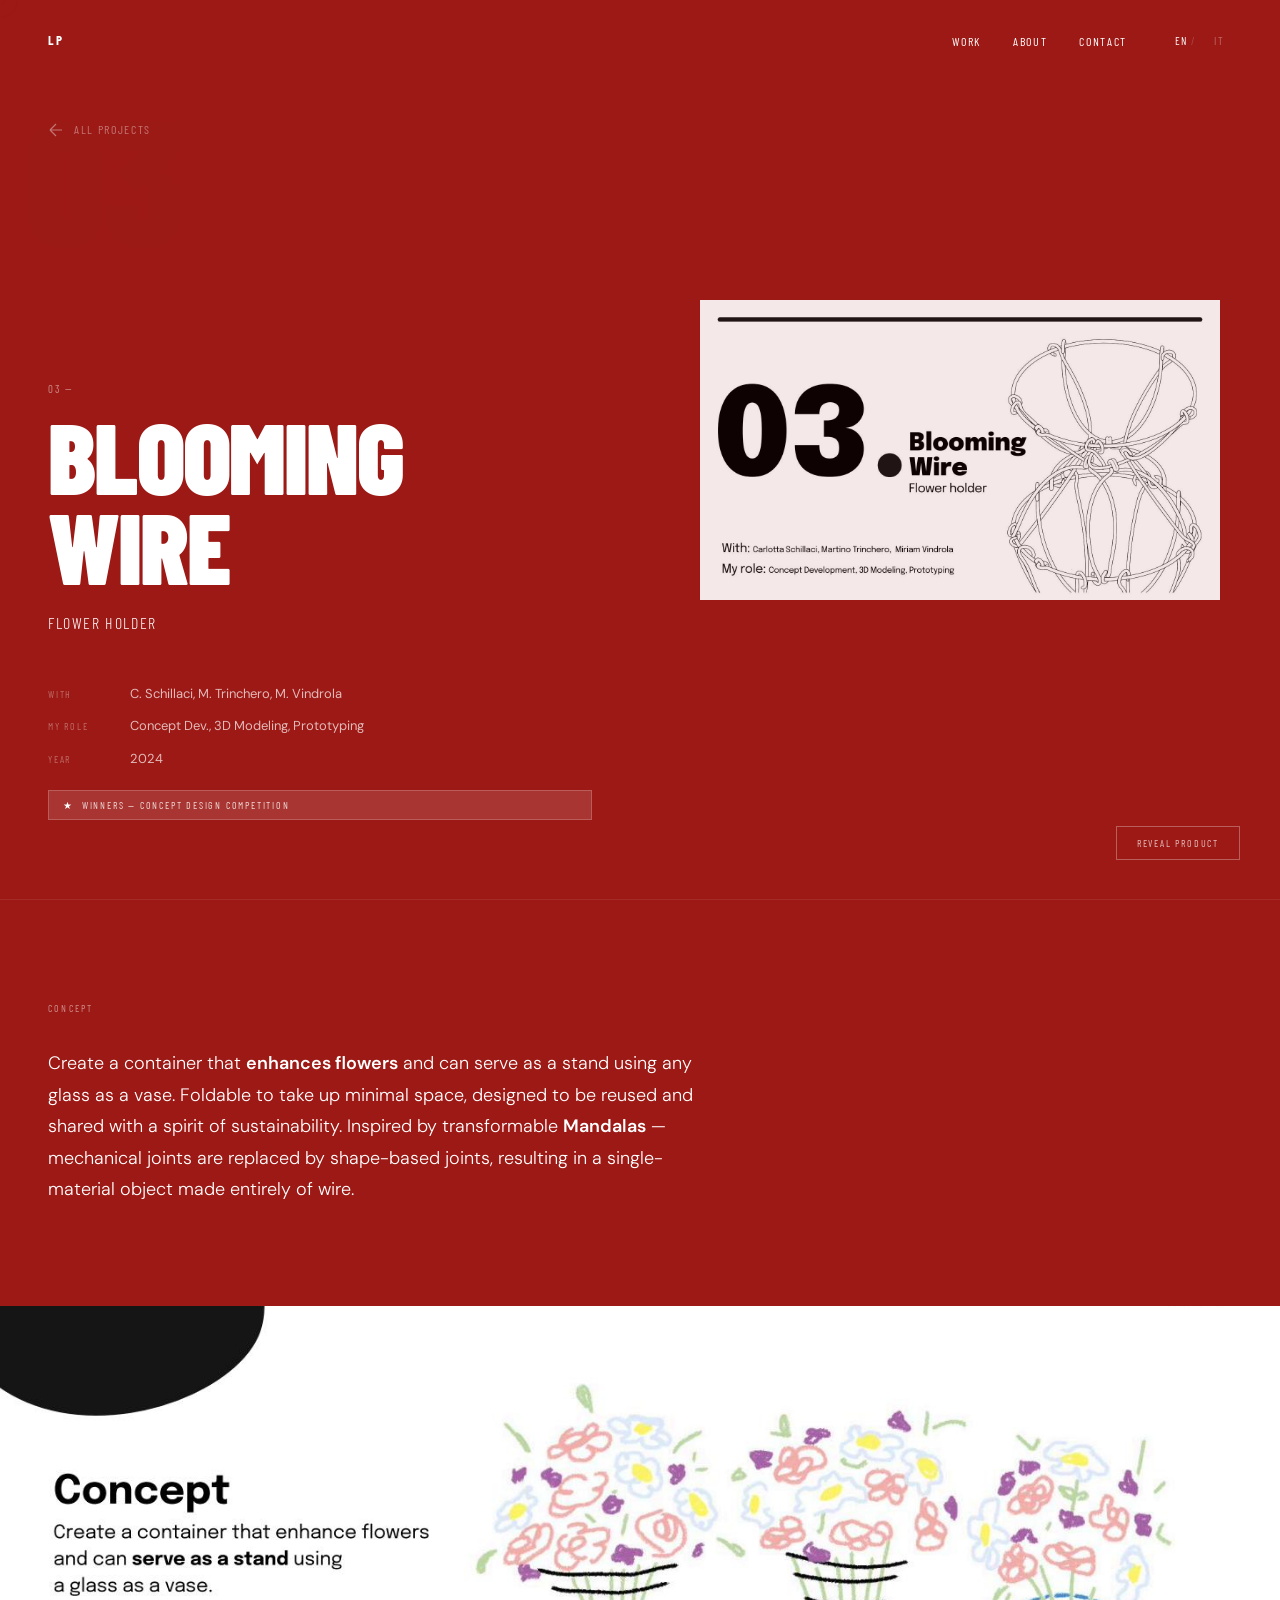
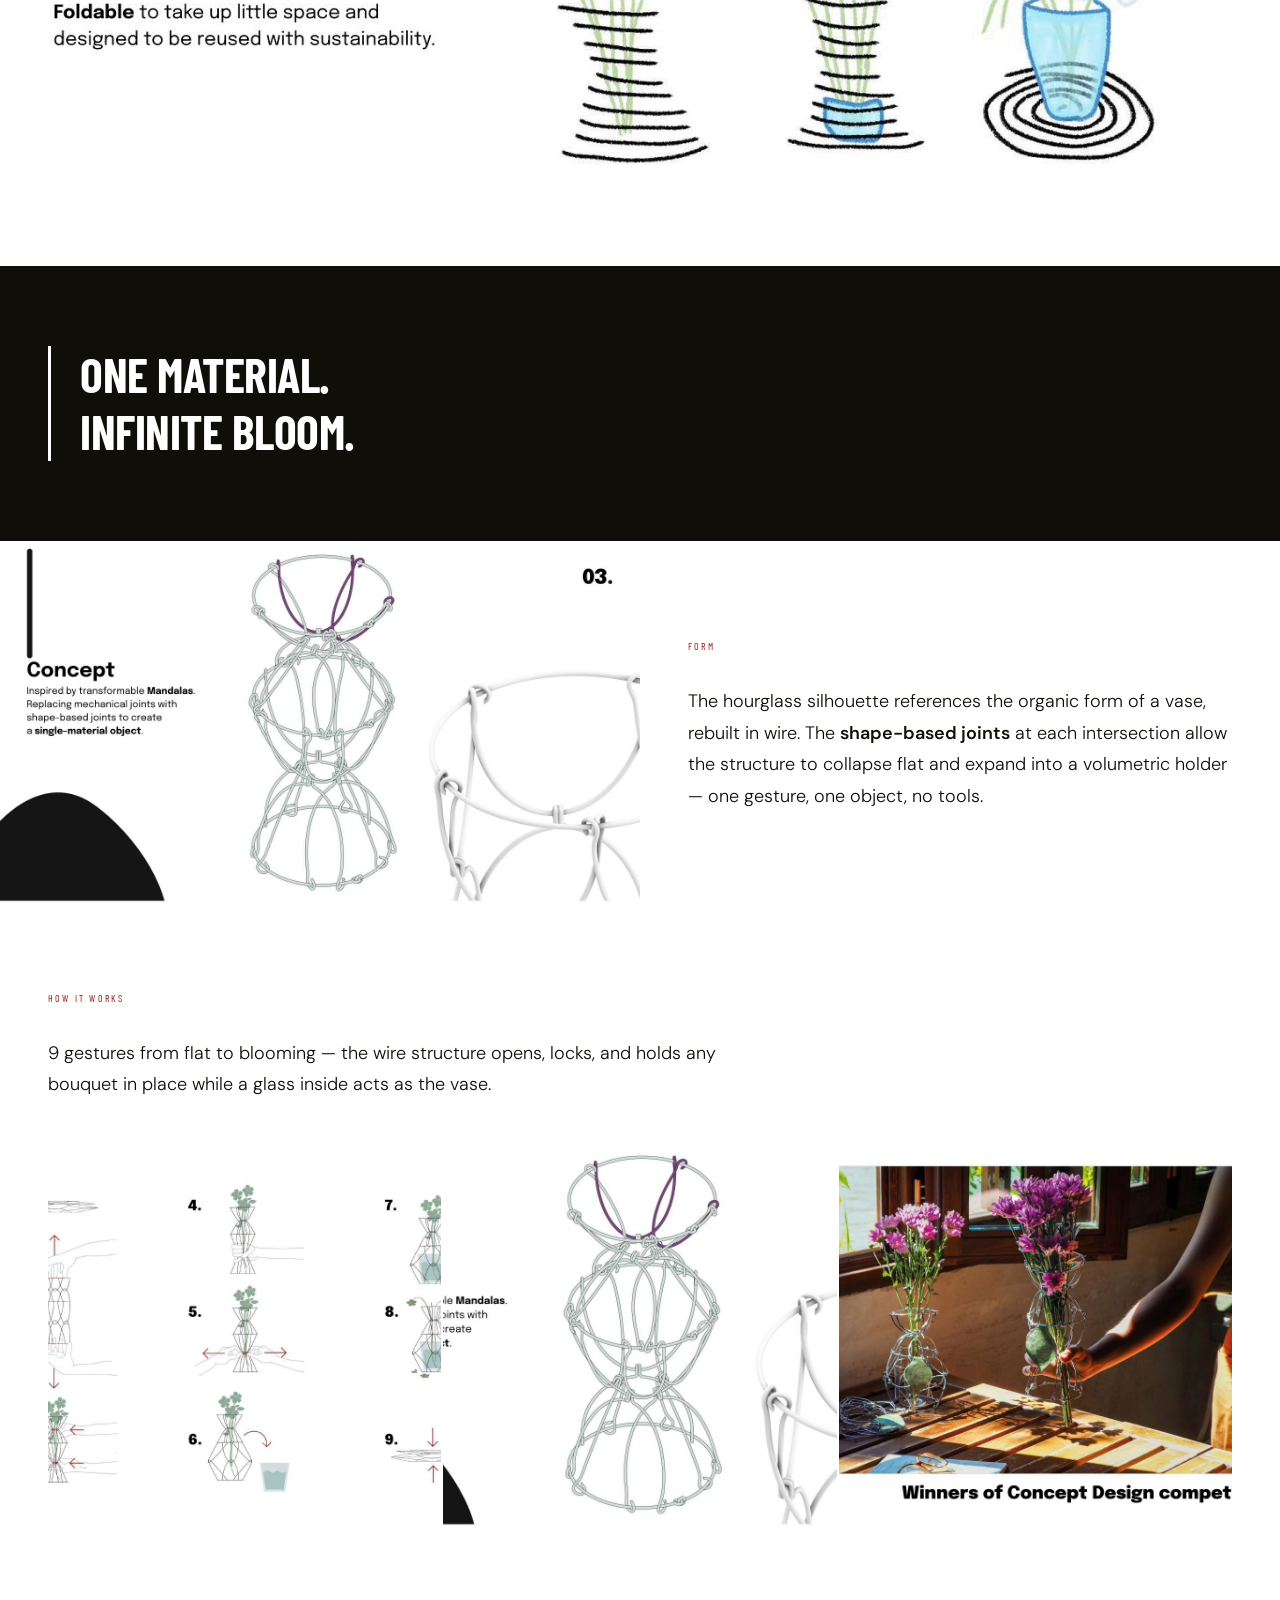
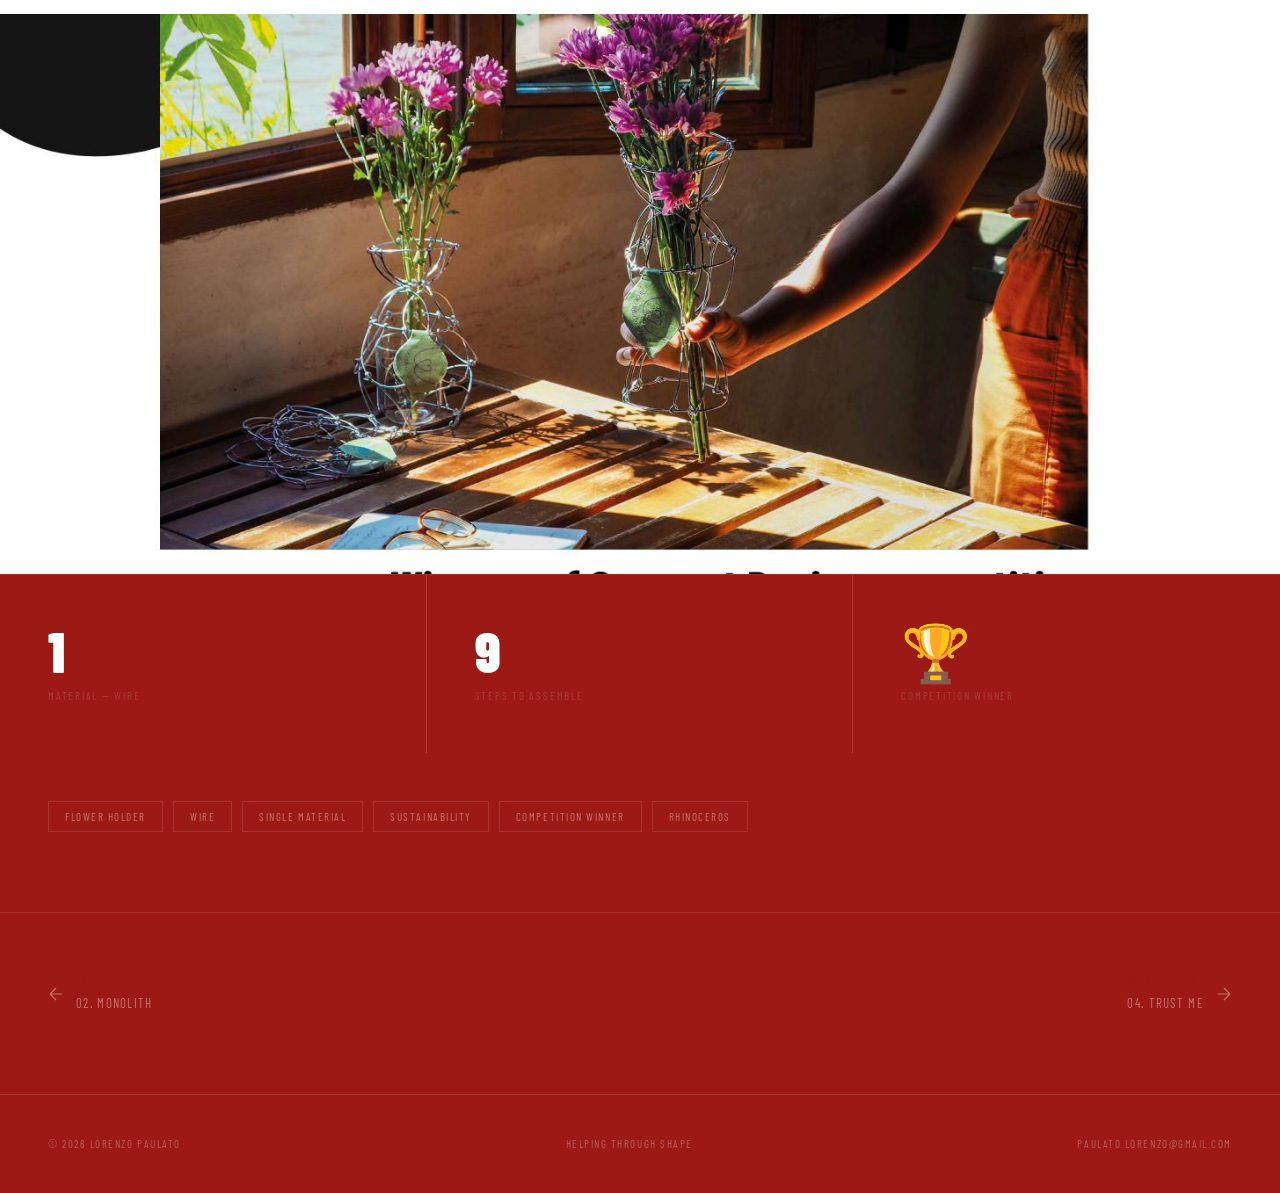
<file: projects/blooming-wire.html>
<!DOCTYPE html>
<html lang="en">
<head>
  <meta charset="UTF-8">
  <meta name="viewport" content="width=device-width, initial-scale=1.0">
  <title>03. Blooming Wire — Lorenzo Paulato</title>
  <link rel="stylesheet" href="../style.css">
  <link rel="stylesheet" href="../project.css">
  <style>
    body { background: var(--red); color: var(--white); }

    nav { mix-blend-mode: normal; }

    .proj-hero { background: var(--red); }
    .proj-wireframe-wrap img { filter: none; opacity: .9; }
    .proj-index { color: rgba(255,255,255,.08); }

    /* Reveal btn on red */
    .reveal-btn { border-color: rgba(255,255,255,.3); color: rgba(255,255,255,.7); }
    .reveal-btn:hover { background: var(--black); border-color: var(--black); color: var(--white); }

    /* Win badge */
    .win-badge {
      display: inline-flex;
      align-items: center;
      gap: 8px;
      background: rgba(255,255,255,.12);
      border: 1px solid rgba(255,255,255,.2);
      padding: 6px 14px;
      font-family: var(--font-display);
      font-size: 10px;
      letter-spacing: .18em;
      text-transform: uppercase;
      color: rgba(255,255,255,.8);
      margin-top: 20px;
    }
    .win-badge::before { content: '★'; color: var(--white); }

    /* Sections */
    .sec-red   { background: var(--red);   color: var(--white); }
    .sec-black { background: var(--black); color: var(--white); }
    .sec-white { background: var(--white); color: var(--black); }
    .sec-white .proj-section-label { color: var(--red); }
    .sec-white .proj-body strong   { color: var(--black); }

    .callout-black { background: var(--black); color: var(--white); }
    .callout-black .proj-callout-line { background: var(--white); }

    .callout-red { background: var(--red); color: var(--white); }
    .callout-red .proj-callout-line { background: var(--white); }

    .sec-detail { display: grid; grid-template-columns: 1fr 1fr; gap: 0; }
    .sec-detail-text { padding: 80px 48px; display: flex; flex-direction: column; justify-content: center; }
    .sec-detail-img { overflow: hidden; }
    .sec-detail-img img { width:100%; height:100%; object-fit:cover; display:block; }

    /* Steps grid */
    .steps-section {
      background: var(--white);
      color: var(--black);
      padding: 80px 48px;
    }
    .steps-grid {
      display: grid;
      grid-template-columns: repeat(3, 1fr);
      gap: 2px;
      margin-top: 40px;
    }
    .step-img {
      overflow: hidden;
      aspect-ratio: 1;
      background: #f0f0f0;
    }
    .step-img img { width:100%; height:100%; object-fit:cover; display:block; }

    /* Stats on red */
    .proj-stats.on-red { background: var(--red); }
    .proj-stats.on-red .proj-stat { border-color: rgba(255,255,255,.15); }
    .proj-stats.on-red .proj-stat-num { color: var(--white); }
    .proj-stats.on-red .proj-stat-label { color: rgba(255,255,255,.4); }

    .proj-tags.on-red .proj-tag { color: var(--white); border-color: rgba(255,255,255,.3); }

    footer { border-top-color: rgba(255,255,255,.12) !important; }

    .project-nav { border-top-color: rgba(255,255,255,.12); }
    .proj-nav-link { color: rgba(255,255,255,.4); }
    .proj-nav-link:hover { color: var(--white); }

    ::-webkit-scrollbar-track { background: var(--red); }

    @media (max-width: 900px) {
      .sec-detail { grid-template-columns: 1fr; }
      .sec-detail-img { aspect-ratio: 4/3; }
      .sec-detail-text { padding: 40px 24px; }
      .steps-grid { grid-template-columns: 1fr 1fr; }
      .steps-section { padding: 60px 24px; }
    }
  </style>
</head>
<body>

  <div class="cursor" id="cursor"></div>
  <div class="cursor-ring" id="cursorRing"></div>

  <nav>
    <a class="nav-logo" href="../index.html">LP</a>
    <div class="nav-right">
      <ul class="nav-links">
        <li><a href="../index.html#projects" data-en="Work" data-it="Lavori">Work</a></li>
        <li><a href="../index.html#about" data-en="About" data-it="Info">About</a></li>
        <li><a href="mailto:paulato.lorenzo@gmail.com" data-en="Contact" data-it="Contatti">Contact</a></li>
      </ul>
      <div class="lang-toggle">
        <button class="lang-btn active" onclick="setLang('en')">EN</button>
        <button class="lang-btn" onclick="setLang('it')">IT</button>
      </div>
    </div>
  </nav>

  <!-- HERO -->
  <section class="proj-hero">
    <div class="proj-hero-left">
      <div class="proj-index" aria-hidden="true">03</div>
      <div class="proj-back-wrap">
        <a class="back-btn" href="../index.html" style="color:rgba(255,255,255,.4)">
          <svg width="16" height="16" viewBox="0 0 16 16" fill="none">
            <path d="M14 8H2M2 8L8 2M2 8L8 14" stroke="currentColor" stroke-width="1.2"/>
          </svg>
          <span data-en="All Projects" data-it="Tutti i Progetti">All Projects</span>
        </a>
      </div>
      <span style="color:rgba(255,255,255,.5);font-family:var(--font-display);font-size:11px;letter-spacing:.18em;text-transform:uppercase;margin-bottom:12px;display:block">03 —</span>
      <h1 class="proj-title">Blooming<br>Wire</h1>
      <p class="proj-subtitle" data-en="Flower Holder" data-it="Portafiori">Flower Holder</p>
      <div class="proj-meta">
        <div class="proj-meta-row">
          <span class="proj-meta-label" data-en="With" data-it="Con">With</span>
          <span class="proj-meta-val">C. Schillaci, M. Trinchero, M. Vindrola</span>
        </div>
        <div class="proj-meta-row">
          <span class="proj-meta-label" data-en="My Role" data-it="Il Mio Ruolo">My Role</span>
          <span class="proj-meta-val" data-en="Concept Dev., 3D Modeling, Prototyping" data-it="Sviluppo Concept, Modellazione 3D, Prototipazione">Concept Dev., 3D Modeling, Prototyping</span>
        </div>
        <div class="proj-meta-row">
          <span class="proj-meta-label" data-en="Year" data-it="Anno">Year</span>
          <span class="proj-meta-val">2024</span>
        </div>
      </div>
      <div class="win-badge" data-en="★ Winners — Concept Design Competition" data-it="★ Vincitori — Concept Design Competition">Winners — Concept Design Competition</div>
    </div>
    <div class="proj-hero-right" id="heroRight">
      <div class="proj-wireframe-wrap">
        <img src="../assets/images/15.jpeg" alt="Blooming Wire wireframe">
      </div>
      <div class="proj-photo-wrap">
        <img src="../assets/images/19.jpeg" alt="Blooming Wire final product">
      </div>
      <button class="reveal-btn" id="revealBtn" data-en="Reveal Product" data-it="Mostra Prodotto" onclick="revealProduct()">Reveal Product</button>
    </div>
    <div class="proj-hero-line" style="background:rgba(255,255,255,1)"></div>
  </section>

  <!-- CONCEPT -->
  <section class="proj-section sec-red">
    <p class="proj-section-label" style="color:rgba(255,255,255,.5)" data-en="Concept" data-it="Concetto">Concept</p>
    <p class="proj-body" data-en="Create a container that <strong>enhances flowers</strong> and can serve as a stand using any glass as a vase. Foldable to take up minimal space, designed to be reused and shared with a spirit of sustainability. Inspired by transformable <strong>Mandalas</strong> — mechanical joints are replaced by shape-based joints, resulting in a single-material object made entirely of wire." data-it="Creare un contenitore che <strong>valorizzi i fiori</strong> e possa fungere da supporto usando qualsiasi bicchiere come vaso. Pieghevole per occupare poco spazio, progettato per essere riutilizzato con uno spirito di sostenibilità. Ispirato ai <strong>Mandala</strong> trasformabili — i giunti meccanici sono sostituiti da giunti di forma, ottenendo un oggetto mono-materiale interamente in filo metallico.">
      Create a container that <strong>enhances flowers</strong> and can serve as a stand using any glass as a vase. Foldable to take up minimal space, designed to be reused and shared with a spirit of sustainability. Inspired by transformable <strong>Mandalas</strong> — mechanical joints are replaced by shape-based joints, resulting in a single-material object made entirely of wire.
    </p>
  </section>

  <!-- CONCEPT SKETCHES -->
  <div class="proj-fullbleed">
    <img src="../assets/images/16.jpeg" alt="Blooming Wire concept sketches">
  </div>

  <!-- CALLOUT -->
  <div class="proj-callout callout-black">
    <div class="proj-callout-line"></div>
    <p class="proj-callout-text" data-en="One material.<br>Infinite bloom." data-it="Un solo materiale.<br>Fioritura infinita.">One material.<br>Infinite bloom.</p>
  </div>

  <!-- 3D model + detail -->
  <div class="sec-detail">
    <div class="sec-detail-img">
      <img src="../assets/images/17.jpeg" alt="Blooming Wire 3D model">
    </div>
    <div class="sec-detail-text sec-white">
      <p class="proj-section-label">Form</p>
      <p class="proj-body" style="color:var(--black)" data-en="The hourglass silhouette references the organic form of a vase, rebuilt in wire. The <strong>shape-based joints</strong> at each intersection allow the structure to collapse flat and expand into a volumetric holder — one gesture, one object, no tools." data-it="La sagoma a clessidra richiama la forma organica di un vaso, ricostituita in filo metallico. I <strong>giunti di forma</strong> ad ogni intersezione consentono alla struttura di collassarsi piatta ed espandersi in un supporto volumetrico — un solo gesto, un solo oggetto, nessuno strumento.">
        The hourglass silhouette references the organic form of a vase, rebuilt in wire. The <strong>shape-based joints</strong> at each intersection allow the structure to collapse flat and expand into a volumetric holder — one gesture, one object, no tools.
      </p>
    </div>
  </div>

  <!-- USAGE STEPS -->
  <div class="steps-section">
    <p class="proj-section-label" data-en="How it works" data-it="Come funziona">How it works</p>
    <p class="proj-body" data-en="9 gestures from flat to blooming — the wire structure opens, locks, and holds any bouquet in place while a glass inside acts as the vase." data-it="9 gesti dal piano alla fioritura — la struttura in filo si apre, si blocca e sorregge qualsiasi bouquet mentre un bicchiere all'interno funge da vaso.">
      9 gestures from flat to blooming — the wire structure opens, locks, and holds any bouquet in place while a glass inside acts as the vase.
    </p>
    <div class="steps-grid">
      <div class="step-img"><img src="../assets/images/18.jpeg" alt="Blooming Wire usage steps"></div>
      <div class="step-img"><img src="../assets/images/17.jpeg" alt="Blooming Wire assembled"></div>
      <div class="step-img"><img src="../assets/images/19.jpeg" alt="Blooming Wire in use"></div>
    </div>
  </div>

  <!-- WINNER FULL BLEED -->
  <div class="proj-fullbleed">
    <img src="../assets/images/19.jpeg" alt="Competition winning photo">
  </div>

  <!-- STATS -->
  <div class="proj-stats on-red">
    <div class="proj-stat">
      <div class="proj-stat-num">1</div>
      <div class="proj-stat-label" data-en="Material — wire" data-it="Materiale — filo">Material — wire</div>
    </div>
    <div class="proj-stat">
      <div class="proj-stat-num">9</div>
      <div class="proj-stat-label" data-en="Steps to assemble" data-it="Passi per assemblare">Steps to assemble</div>
    </div>
    <div class="proj-stat">
      <div class="proj-stat-num">🏆</div>
      <div class="proj-stat-label" data-en="Competition winner" data-it="Vincitore competizione">Competition winner</div>
    </div>
  </div>

  <!-- TAGS -->
  <div class="proj-tags on-red" style="padding-top:48px">
    <span class="proj-tag" data-en="Flower Holder" data-it="Portafiori">Flower Holder</span>
    <span class="proj-tag">Wire</span>
    <span class="proj-tag" data-en="Single Material" data-it="Mono-Materiale">Single Material</span>
    <span class="proj-tag">Sustainability</span>
    <span class="proj-tag" data-en="Competition Winner" data-it="Vincitore">Competition Winner</span>
    <span class="proj-tag">Rhinoceros</span>
  </div>

  <!-- PROJECT NAV -->
  <div class="project-nav">
    <a class="proj-nav-link" href="monolith.html">
      <svg width="16" height="16" viewBox="0 0 16 16" fill="none">
        <path d="M14 8H2M2 8L8 2M2 8L8 14" stroke="currentColor" stroke-width="1.2"/>
      </svg>
      <span>
        <span class="proj-nav-label" data-en="Previous" data-it="Precedente">Previous</span>
        02. Monolith
      </span>
    </a>
    <a class="proj-nav-link" href="trust-me.html">
      <span>
        <span class="proj-nav-label" data-en="Next Project" data-it="Progetto Successivo">Next Project</span>
        04. Trust Me
      </span>
      <svg width="16" height="16" viewBox="0 0 16 16" fill="none">
        <path d="M2 8H14M14 8L8 2M14 8L8 14" stroke="currentColor" stroke-width="1.2"/>
      </svg>
    </a>
  </div>

  <footer>
    <p>© 2026 Lorenzo Paulato</p>
    <p data-en="Helping Through Shape" data-it="Aiutare attraverso la Forma">Helping Through Shape</p>
    <a href="mailto:paulato.lorenzo@gmail.com">paulato.lorenzo@gmail.com</a>
  </footer>

  <script>
    const cur=document.getElementById('cursor');const ring=document.getElementById('cursorRing');let mx=0,my=0,rx=0,ry=0;document.addEventListener('mousemove',e=>{mx=e.clientX;my=e.clientY;let n=document.elementFromPoint(mx,my),red=false;while(n&&n!==document.body){if(getComputedStyle(n).backgroundColor==='rgb(156, 25, 21)'){red=true;break;}n=n.parentElement;}if(!red&&getComputedStyle(document.body).backgroundColor==='rgb(156, 25, 21)')red=true;cur.style.background=red?'#FFFFFF':'#9c1915';ring.style.borderColor=red?'rgba(255,255,255,0.6)':'rgba(156,25,21,0.5)';});function animCursor(){cur.style.left=mx+'px';cur.style.top=my+'px';rx+=(mx-rx)*.12;ry+=(my-ry)*.12;ring.style.left=rx+'px';ring.style.top=ry+'px';requestAnimationFrame(animCursor);}animCursor();document.querySelectorAll('a,button').forEach(el=>{el.addEventListener('mouseenter',()=>{cur.style.width='20px';cur.style.height='20px';});el.addEventListener('mouseleave',()=>{cur.style.width='10px';cur.style.height='10px';});});
    function revealProduct(){const h=document.getElementById('heroRight');h.classList.toggle('revealed');const btn=document.getElementById('revealBtn');const rev=h.classList.contains('revealed');const l=document.querySelector('.lang-btn.active').textContent.toLowerCase();btn.textContent=rev?(l==='en'?'Show Wireframe':'Mostra Wireframe'):(l==='en'?'Reveal Product':'Mostra Prodotto');}
    let lang='en';function setLang(l){lang=l;document.querySelectorAll('[data-en]').forEach(el=>{const t=el.getAttribute('data-'+l);if(t)el.innerHTML=t;});document.querySelectorAll('.lang-btn').forEach(b=>b.classList.remove('active'));document.querySelector('.lang-btn:'+(l==='en'?'first':'last')+'-child').classList.add('active');}
    const obs=new IntersectionObserver(entries=>entries.forEach(e=>{if(e.isIntersecting){e.target.style.opacity='1';e.target.style.transform='translateY(0)'}}),{threshold:.1});document.querySelectorAll('.proj-section,.proj-callout,.proj-stat,.proj-two-col,.proj-fullbleed,.sec-detail,.steps-section').forEach(el=>{el.style.opacity='0';el.style.transform='translateY(24px)';el.style.transition='opacity .7s var(--ease),transform .7s var(--ease)';obs.observe(el);});
  </script>
</body>
</html>
</file>
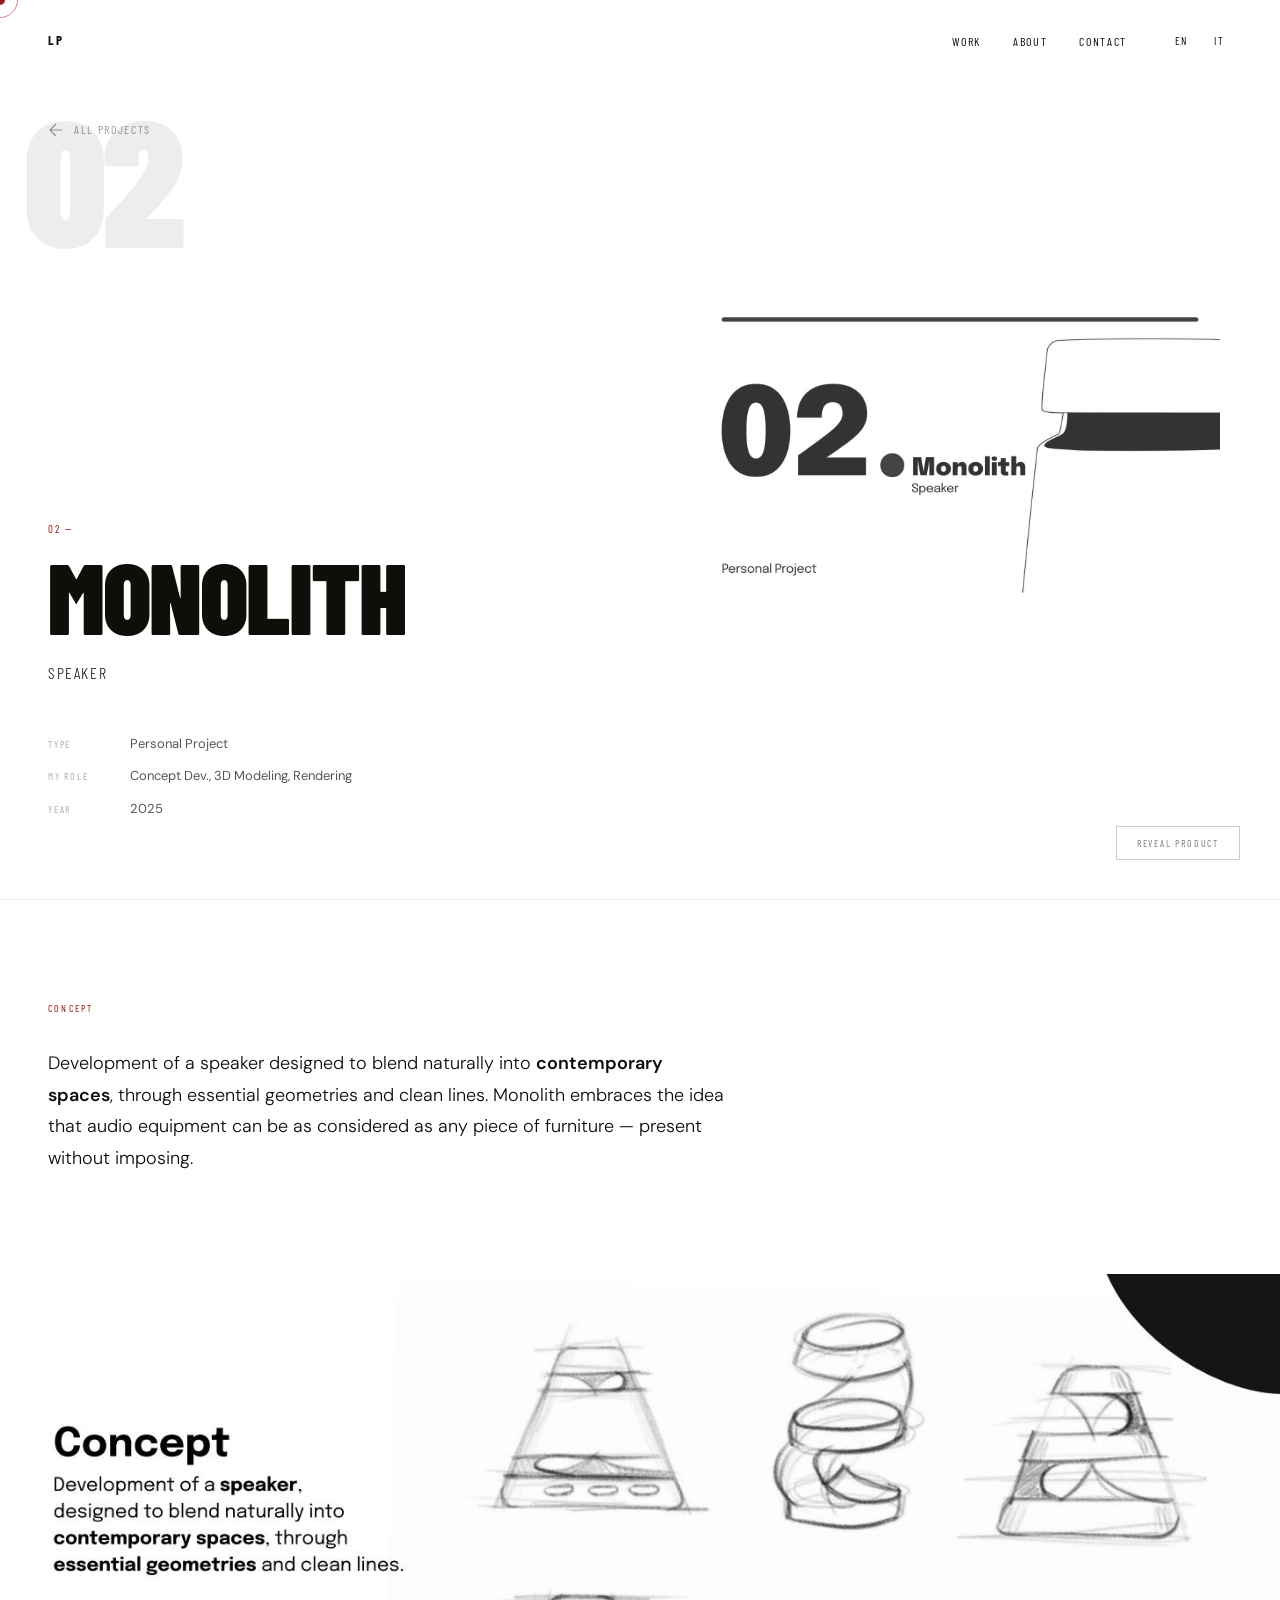
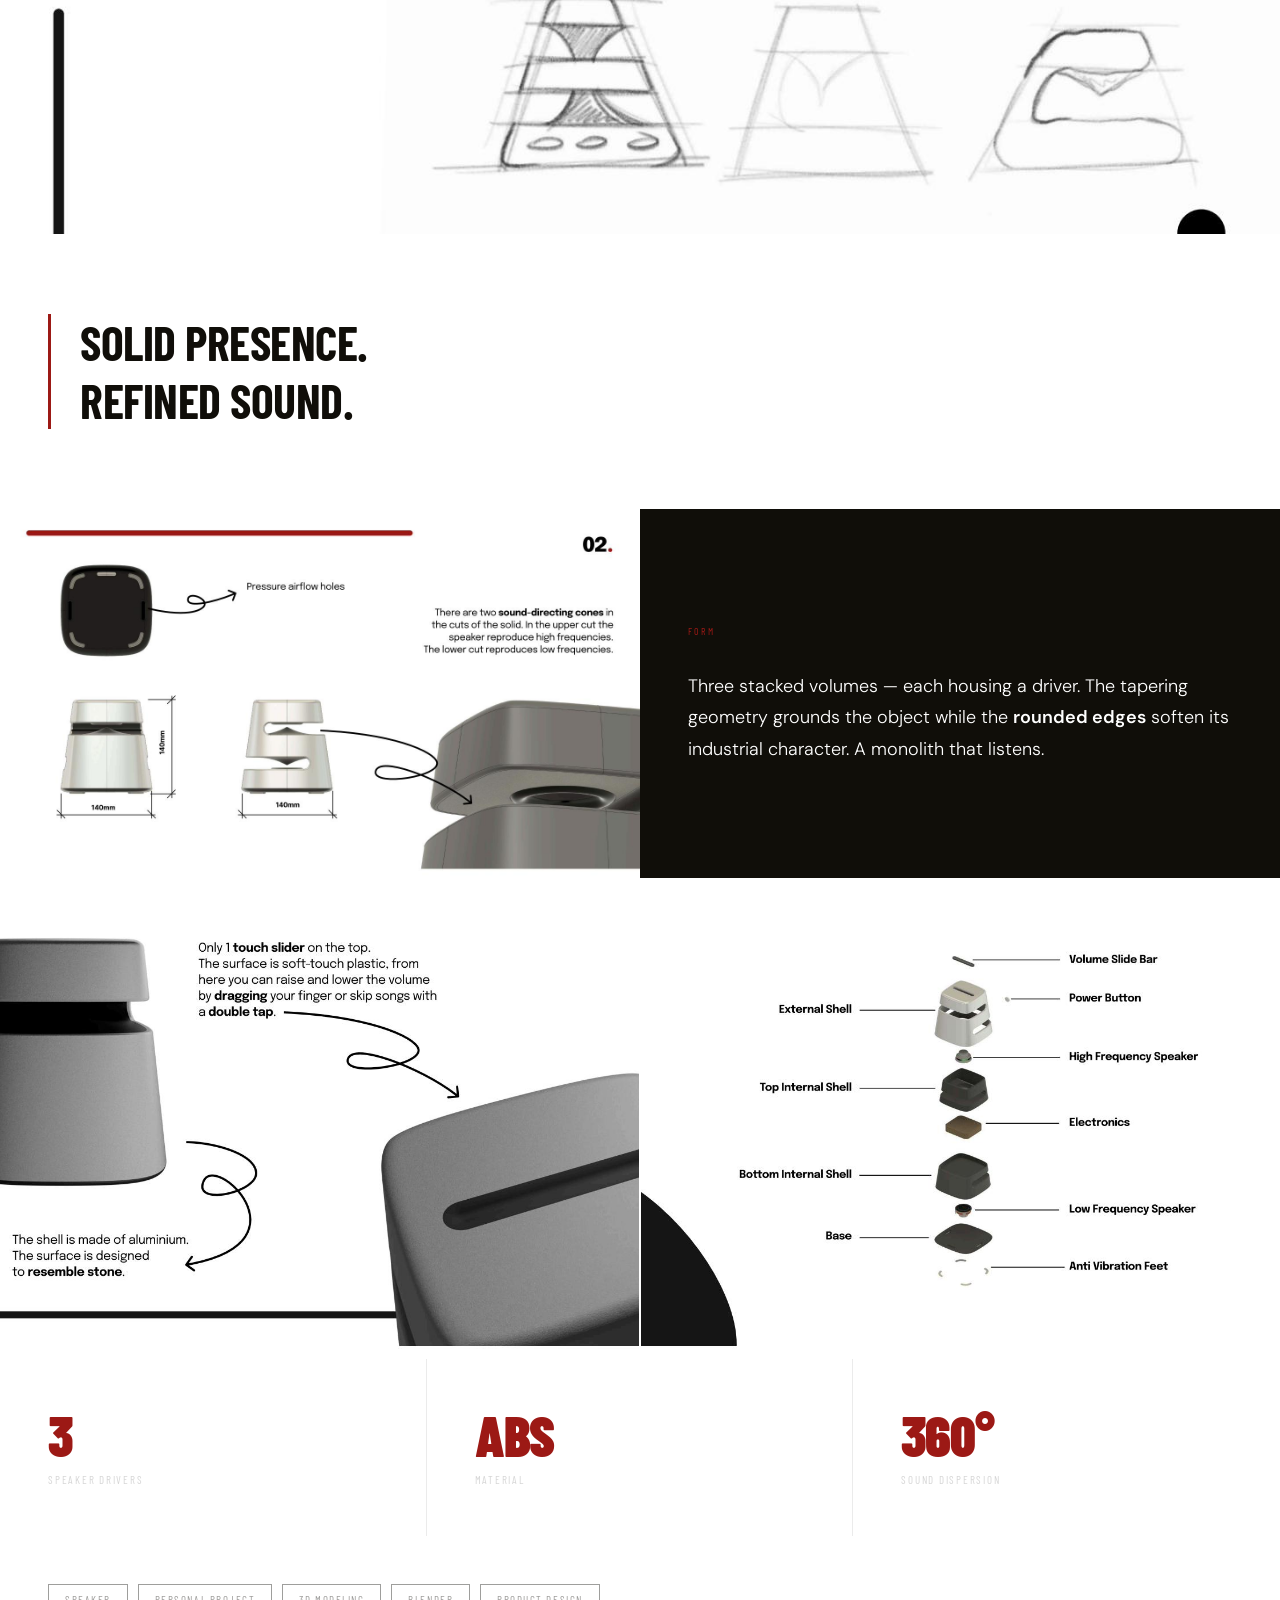
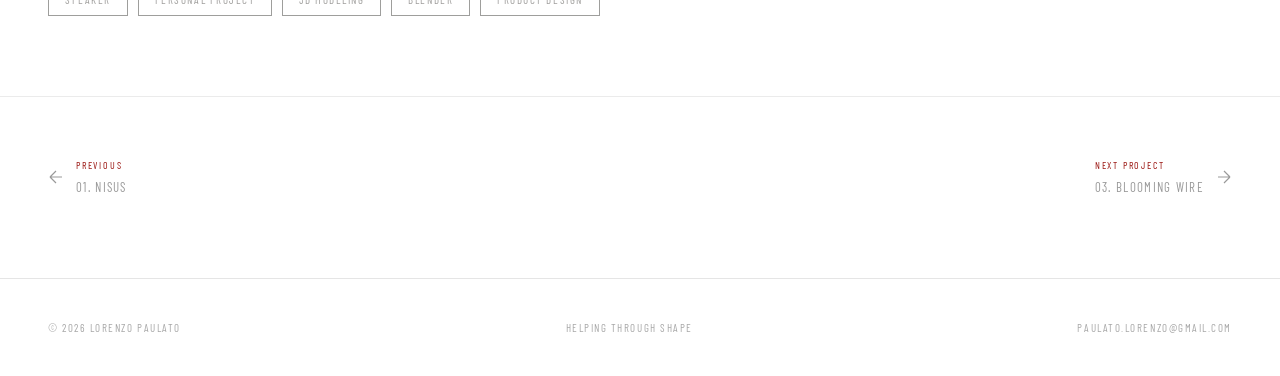
<file: projects/monolith.html>
<!DOCTYPE html>
<html lang="en">
<head>
  <meta charset="UTF-8">
  <meta name="viewport" content="width=device-width, initial-scale=1.0">
  <title>02. Monolith — Lorenzo Paulato</title>
  <link rel="stylesheet" href="../style.css">
  <link rel="stylesheet" href="../project.css">
  <style>
    body { background: var(--white); color: var(--black); }

    /* Nav on white bg */
    nav { mix-blend-mode: normal; }
    .nav-logo, .nav-links a, .lang-btn { color: var(--black) !important; }
    .lang-btn.active { color: var(--black) !important; }
    .back-btn { color: rgba(0,0,0,.4); }
    .back-btn:hover { color: var(--black); }

    .proj-hero { background: var(--white); }
    .proj-title, .proj-subtitle, .proj-meta-val { color: var(--black); }
    .proj-index { color: var(--black); }
    .proj-section-label { color: var(--red); }
    .proj-wireframe-wrap img { filter: none; opacity: .8; }

    /* sections */
    .sec-white { background: var(--white); color: var(--black); }
    .sec-black { background: var(--black); color: var(--white); }
    .sec-black .proj-section-label { color: var(--red); }

    .callout-black { background: var(--black); color: var(--white); }
    .callout-black .proj-callout-line { background: var(--red); }
    .callout-white { background: var(--white); color: var(--black); }
    .callout-white .proj-callout-line { background: var(--red); }

    .sec-detail { display: grid; grid-template-columns: 1fr 1fr; gap: 0; }
    .sec-detail-text { padding: 80px 48px; display: flex; flex-direction: column; justify-content: center; }
    .sec-detail-img { overflow: hidden; }
    .sec-detail-img img { width:100%; height:100%; object-fit:cover; display:block; }

    .proj-stats.on-white { background: var(--white); }
    .proj-stats.on-white .proj-stat { border-color: rgba(0,0,0,.08); }
    .proj-stats.on-white .proj-stat-label { color: rgba(0,0,0,.4); }

    .proj-tags.on-white .proj-tag { color: var(--black); }

    footer { color: var(--black); border-top-color: rgba(0,0,0,.1) !important; }
    footer p, footer a { color: rgba(0,0,0,.35) !important; }
    footer a:hover { color: var(--red) !important; }

    .project-nav { border-top-color: rgba(0,0,0,.08); }
    .proj-nav-link { color: rgba(0,0,0,.4); }
    .proj-nav-link:hover { color: var(--black); }

    /* Scrollbar */
    ::-webkit-scrollbar-track { background: var(--white); }

    @media (max-width: 900px) {
      .sec-detail { grid-template-columns: 1fr; }
      .sec-detail-img { aspect-ratio: 4/3; }
      .sec-detail-text { padding: 40px 24px; }
    }
  </style>
</head>
<body>

  <div class="cursor" id="cursor"></div>
  <div class="cursor-ring" id="cursorRing"></div>

  <nav>
    <a class="nav-logo" href="../index.html">LP</a>
    <div class="nav-right">
      <ul class="nav-links">
        <li><a href="../index.html#projects" data-en="Work" data-it="Lavori">Work</a></li>
        <li><a href="../index.html#about" data-en="About" data-it="Info">About</a></li>
        <li><a href="mailto:paulato.lorenzo@gmail.com" data-en="Contact" data-it="Contatti">Contact</a></li>
      </ul>
      <div class="lang-toggle">
        <button class="lang-btn active" onclick="setLang('en')">EN</button>
        <button class="lang-btn" onclick="setLang('it')">IT</button>
      </div>
    </div>
  </nav>

  <!-- HERO -->
  <section class="proj-hero">
    <div class="proj-hero-left">
      <div class="proj-index" aria-hidden="true">02</div>
      <div class="proj-back-wrap">
        <a class="back-btn" href="../index.html" style="color:rgba(0,0,0,.4)">
          <svg width="16" height="16" viewBox="0 0 16 16" fill="none">
            <path d="M14 8H2M2 8L8 2M2 8L8 14" stroke="currentColor" stroke-width="1.2"/>
          </svg>
          <span data-en="All Projects" data-it="Tutti i Progetti">All Projects</span>
        </a>
      </div>
      <span style="color:var(--red);font-family:var(--font-display);font-size:11px;letter-spacing:.18em;text-transform:uppercase;margin-bottom:12px;display:block">02 —</span>
      <h1 class="proj-title">Monolith</h1>
      <p class="proj-subtitle" data-en="Speaker" data-it="Speaker">Speaker</p>
      <div class="proj-meta">
        <div class="proj-meta-row">
          <span class="proj-meta-label" data-en="Type" data-it="Tipo">Type</span>
          <span class="proj-meta-val" data-en="Personal Project" data-it="Progetto Personale">Personal Project</span>
        </div>
        <div class="proj-meta-row">
          <span class="proj-meta-label" data-en="My Role" data-it="Il Mio Ruolo">My Role</span>
          <span class="proj-meta-val" data-en="Concept Dev., 3D Modeling, Rendering" data-it="Sviluppo Concept, Modellazione 3D, Rendering">Concept Dev., 3D Modeling, Rendering</span>
        </div>
        <div class="proj-meta-row">
          <span class="proj-meta-label" data-en="Year" data-it="Anno">Year</span>
          <span class="proj-meta-val">2025</span>
        </div>
      </div>
    </div>
    <div class="proj-hero-right" id="heroRight">
      <div class="proj-wireframe-wrap">
        <img src="../assets/images/9.jpeg" alt="Monolith wireframe">
      </div>
      <div class="proj-photo-wrap">
        <img src="../assets/images/14.jpeg" alt="Monolith speaker render">
      </div>
      <button class="reveal-btn" id="revealBtn" style="border-color:rgba(0,0,0,.2);color:rgba(0,0,0,.5)" data-en="Reveal Product" data-it="Mostra Prodotto" onclick="revealProduct()">Reveal Product</button>
    </div>
    <div class="proj-hero-line" style="background:rgba(0,0,0,1)"></div>
  </section>

  <!-- CONCEPT -->
  <section class="proj-section sec-white">
    <p class="proj-section-label" data-en="Concept" data-it="Concetto">Concept</p>
    <p class="proj-body" data-en="Development of a speaker designed to blend naturally into <strong>contemporary spaces</strong>, through essential geometries and clean lines. Monolith embraces the idea that audio equipment can be as considered as any piece of furniture — present without imposing." data-it="Sviluppo di uno speaker progettato per integrarsi naturalmente negli <strong>spazi contemporanei</strong>, attraverso geometrie essenziali e linee pulite. Monolith abbraccia l'idea che l'elettronica audio possa essere considerata quanto qualsiasi pezzo di arredamento — presente senza imporsi.">
      Development of a speaker designed to blend naturally into <strong>contemporary spaces</strong>, through essential geometries and clean lines. Monolith embraces the idea that audio equipment can be as considered as any piece of furniture — present without imposing.
    </p>
  </section>

  <!-- SKETCHES -->
  <div class="proj-fullbleed">
    <img src="../assets/images/10.jpeg" alt="Monolith concept sketches">
  </div>

  <!-- CALLOUT -->
  <div class="proj-callout callout-white">
    <div class="proj-callout-line" style="background:var(--red)"></div>
    <p class="proj-callout-text" data-en="Solid Presence.<br>Refined Sound." data-it="Presenza solida.<br>Suono raffinato.">Solid Presence.<br>Refined Sound.</p>
  </div>

  <!-- DETAIL -->
  <div class="sec-detail">
    <div class="sec-detail-img">
      <img src="../assets/images/11.jpeg" alt="Monolith front view">
    </div>
    <div class="sec-detail-text sec-black">
      <p class="proj-section-label" data-en="Form" data-it="Forma">Form</p>
      <p class="proj-body" data-en="Three stacked volumes — each housing a driver. The tapering geometry grounds the object while the <strong>rounded edges</strong> soften its industrial character. A monolith that listens." data-it="Tre volumi impilati — ciascuno che ospita un driver. La geometria rastremata ancora l'oggetto mentre i <strong>bordi arrotondati</strong> ne ammorbidiscono il carattere industriale. Un monolite che ascolta.">
        Three stacked volumes — each housing a driver. The tapering geometry grounds the object while the <strong>rounded edges</strong> soften its industrial character. A monolith that listens.
      </p>
    </div>
  </div>

  <!-- RENDERS -->
  <div class="proj-two-col">
    <img src="../assets/images/12.jpeg" alt="Monolith side render">
    <img src="../assets/images/13.jpeg" alt="Monolith detail render">
  </div>

  <!-- STATS -->
  <div class="proj-stats on-white">
    <div class="proj-stat">
      <div class="proj-stat-num">3</div>
      <div class="proj-stat-label" data-en="Speaker drivers" data-it="Driver audio">Speaker drivers</div>
    </div>
    <div class="proj-stat">
      <div class="proj-stat-num">ABS</div>
      <div class="proj-stat-label" data-en="Material" data-it="Materiale">Material</div>
    </div>
    <div class="proj-stat">
      <div class="proj-stat-num">360°</div>
      <div class="proj-stat-label" data-en="Sound dispersion" data-it="Dispersione sonora">Sound dispersion</div>
    </div>
  </div>

  <!-- TAGS -->
  <div class="proj-tags on-white" style="padding-top:48px">
    <span class="proj-tag">Speaker</span>
    <span class="proj-tag">Personal Project</span>
    <span class="proj-tag">3D Modeling</span>
    <span class="proj-tag">Blender</span>
    <span class="proj-tag">Product Design</span>
  </div>

  <!-- PROJECT NAV -->
  <div class="project-nav" style="border-top-color:rgba(0,0,0,.08)">
    <a class="proj-nav-link" href="nisus.html" style="color:rgba(0,0,0,.4)">
      <svg width="16" height="16" viewBox="0 0 16 16" fill="none">
        <path d="M14 8H2M2 8L8 2M2 8L8 14" stroke="currentColor" stroke-width="1.2"/>
      </svg>
      <span>
        <span class="proj-nav-label" data-en="Previous" data-it="Precedente">Previous</span>
        01. Nisus
      </span>
    </a>
    <a class="proj-nav-link" href="blooming-wire.html" style="color:rgba(0,0,0,.4)">
      <span>
        <span class="proj-nav-label" data-en="Next Project" data-it="Progetto Successivo">Next Project</span>
        03. Blooming Wire
      </span>
      <svg width="16" height="16" viewBox="0 0 16 16" fill="none">
        <path d="M2 8H14M14 8L8 2M14 8L8 14" stroke="currentColor" stroke-width="1.2"/>
      </svg>
    </a>
  </div>

  <footer style="border-top-color:rgba(0,0,0,.08)">
    <p>© 2026 Lorenzo Paulato</p>
    <p data-en="Helping Through Shape" data-it="Aiutare attraverso la Forma">Helping Through Shape</p>
    <a href="mailto:paulato.lorenzo@gmail.com">paulato.lorenzo@gmail.com</a>
  </footer>

  <script>
    const cur=document.getElementById('cursor');const ring=document.getElementById('cursorRing');let mx=0,my=0,rx=0,ry=0;document.addEventListener('mousemove',e=>{mx=e.clientX;my=e.clientY;let n=document.elementFromPoint(mx,my),red=false;while(n&&n!==document.body){if(getComputedStyle(n).backgroundColor==='rgb(156, 25, 21)'){red=true;break;}n=n.parentElement;}if(!red&&getComputedStyle(document.body).backgroundColor==='rgb(156, 25, 21)')red=true;cur.style.background=red?'#FFFFFF':'#9c1915';ring.style.borderColor=red?'rgba(255,255,255,0.6)':'rgba(156,25,21,0.5)';});function animCursor(){cur.style.left=mx+'px';cur.style.top=my+'px';rx+=(mx-rx)*.12;ry+=(my-ry)*.12;ring.style.left=rx+'px';ring.style.top=ry+'px';requestAnimationFrame(animCursor);}animCursor();document.querySelectorAll('a,button').forEach(el=>{el.addEventListener('mouseenter',()=>{cur.style.width='20px';cur.style.height='20px';});el.addEventListener('mouseleave',()=>{cur.style.width='10px';cur.style.height='10px';});});
    function revealProduct(){const h=document.getElementById('heroRight');h.classList.toggle('revealed');const btn=document.getElementById('revealBtn');const rev=h.classList.contains('revealed');const l=document.querySelector('.lang-btn.active').textContent.toLowerCase();btn.textContent=rev?(l==='en'?'Show Wireframe':'Mostra Wireframe'):(l==='en'?'Reveal Product':'Mostra Prodotto');}
    let lang='en';function setLang(l){lang=l;document.querySelectorAll('[data-en]').forEach(el=>{const t=el.getAttribute('data-'+l);if(t)el.innerHTML=t;});document.querySelectorAll('.lang-btn').forEach(b=>b.classList.remove('active'));document.querySelector('.lang-btn:'+(l==='en'?'first':'last')+'-child').classList.add('active');}
    const obs=new IntersectionObserver(entries=>entries.forEach(e=>{if(e.isIntersecting){e.target.style.opacity='1';e.target.style.transform='translateY(0)'}}),{threshold:.1});document.querySelectorAll('.proj-section,.proj-callout,.proj-stat,.proj-two-col,.proj-fullbleed,.sec-detail').forEach(el=>{el.style.opacity='0';el.style.transform='translateY(24px)';el.style.transition='opacity .7s var(--ease),transform .7s var(--ease)';obs.observe(el);});
  </script>
</body>
</html>
</file>
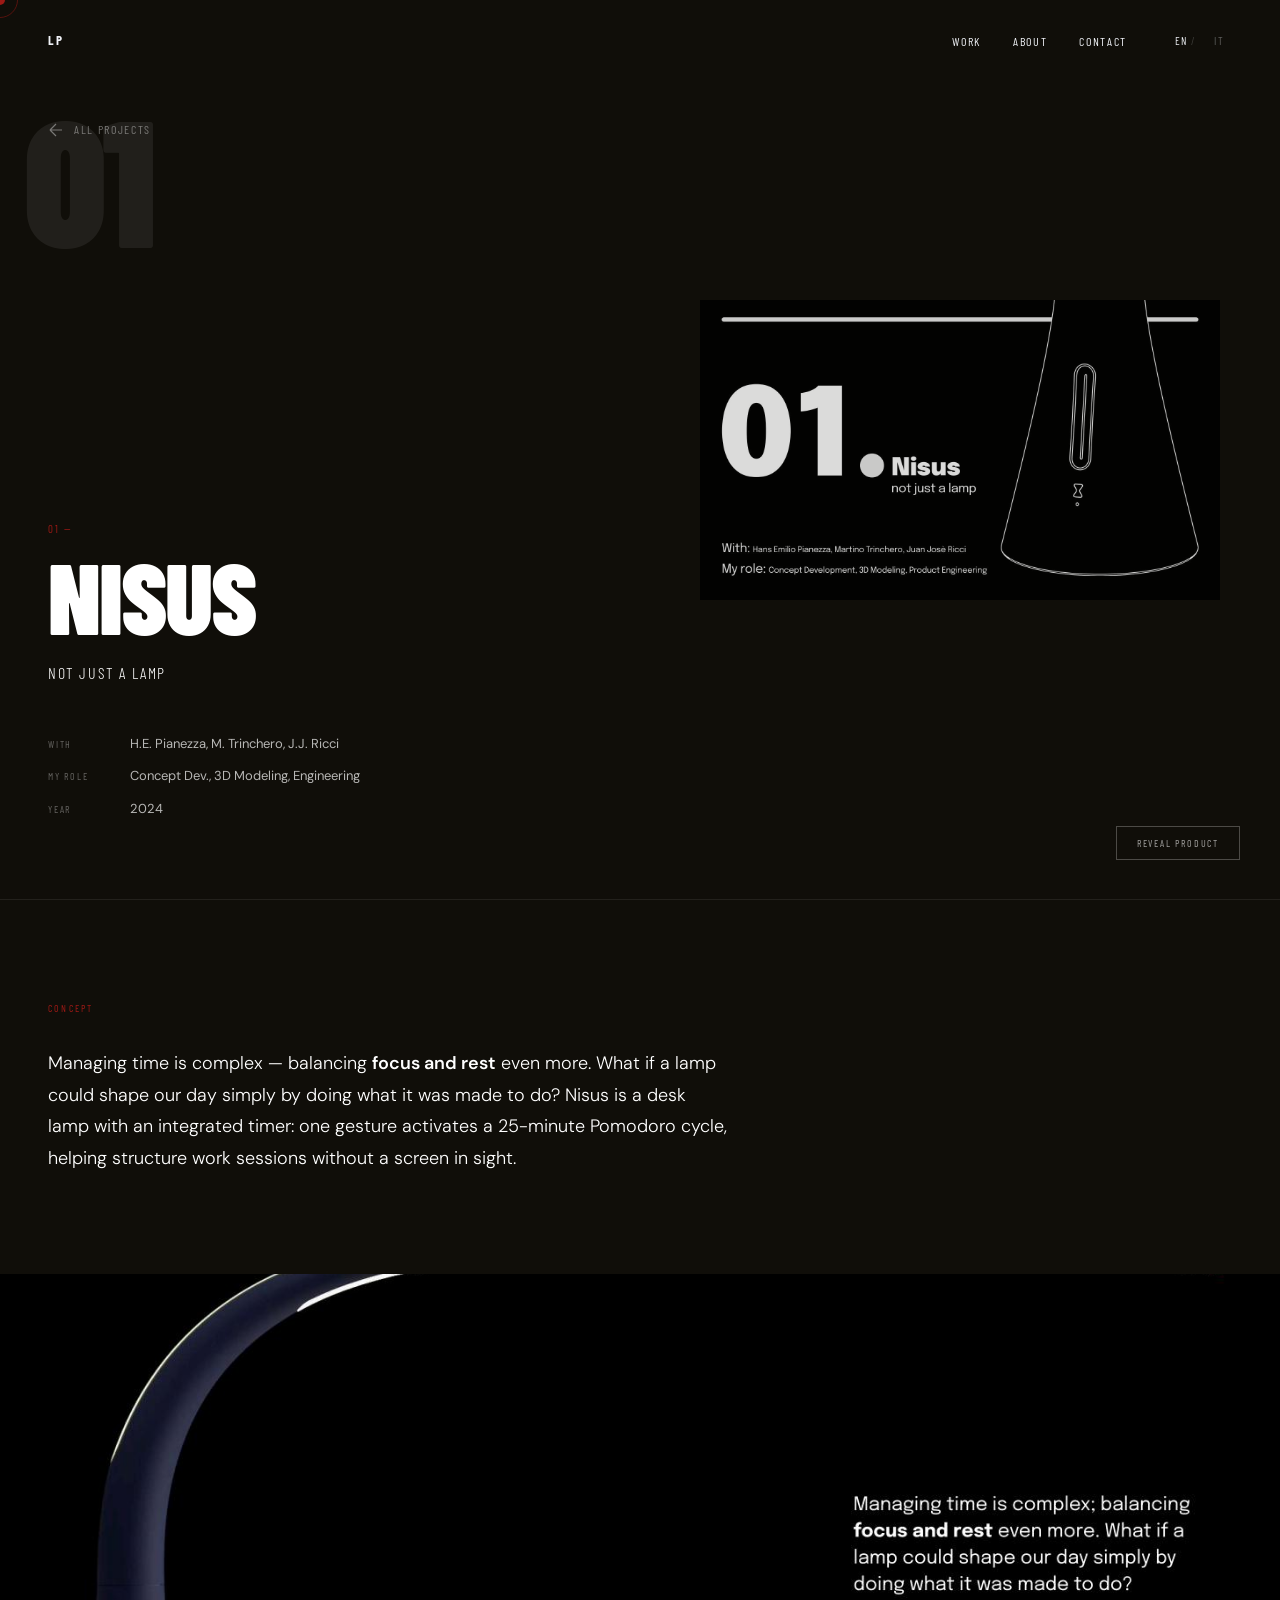
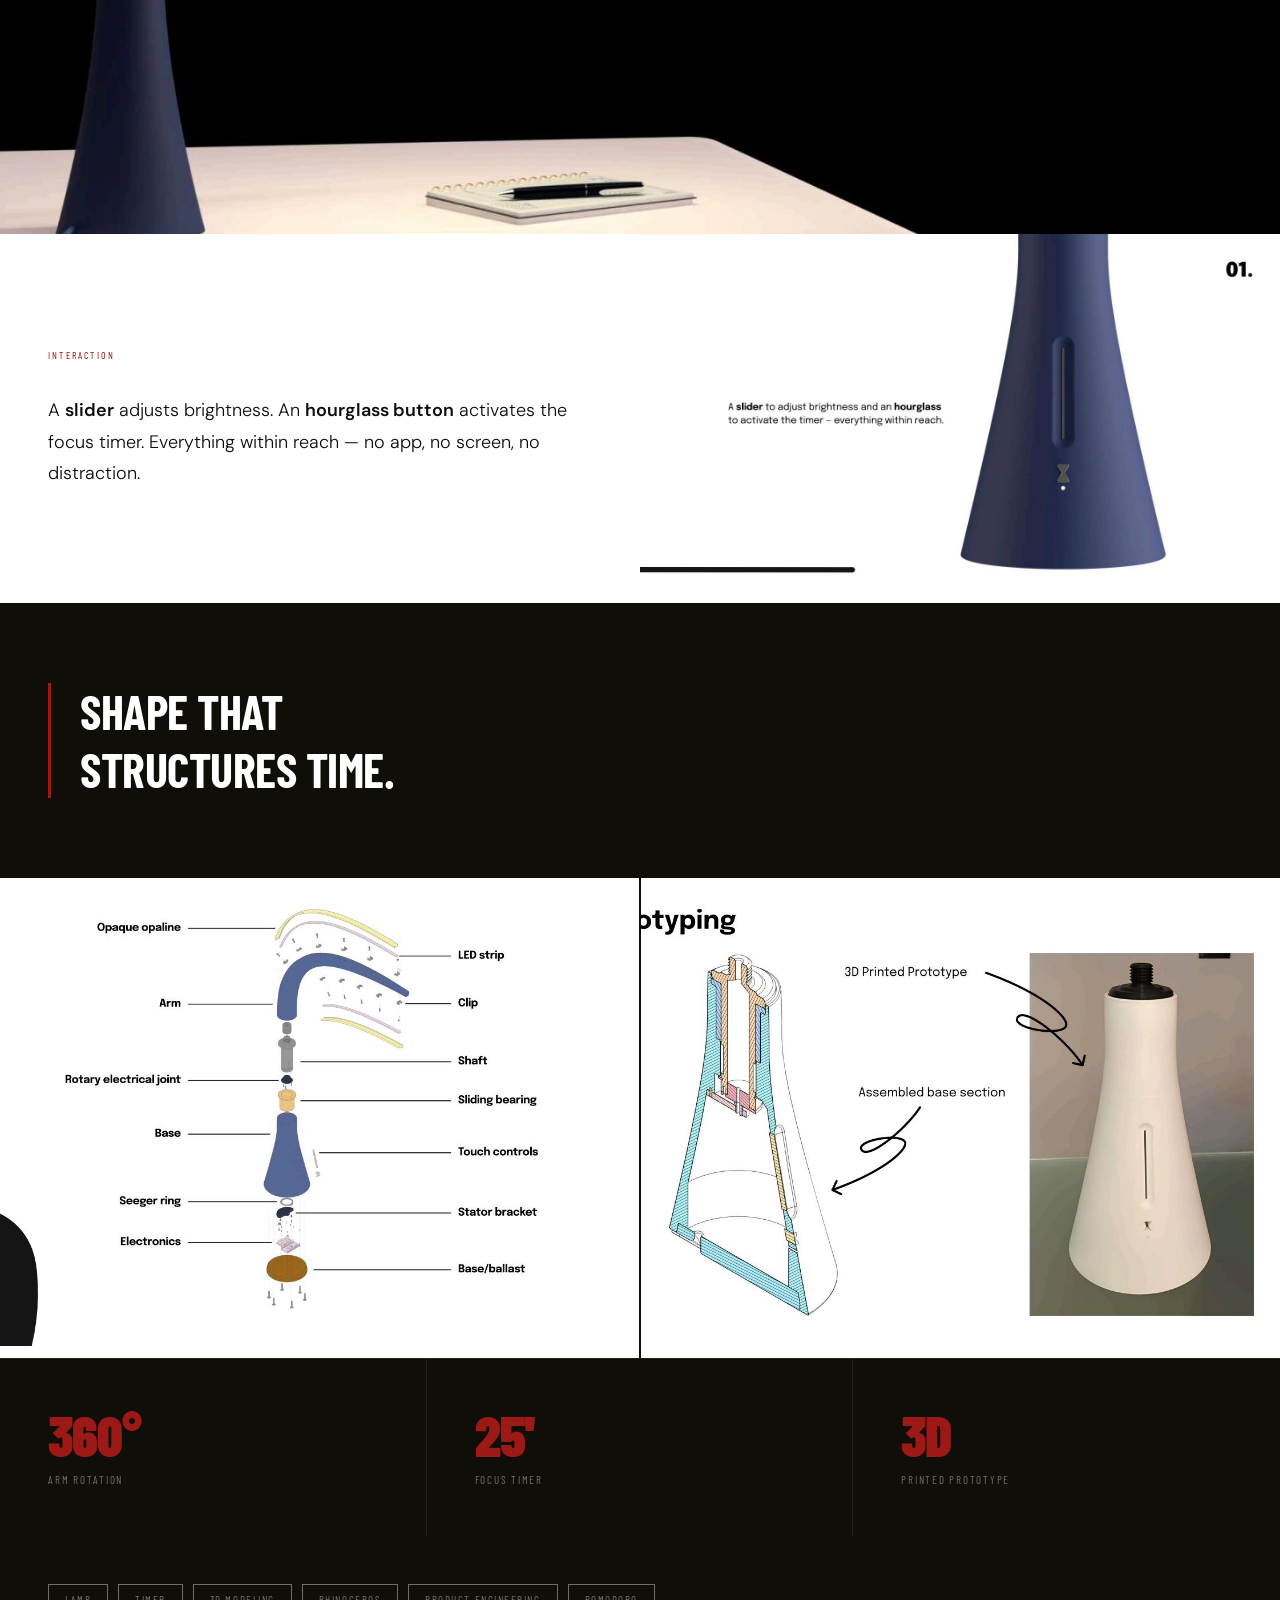
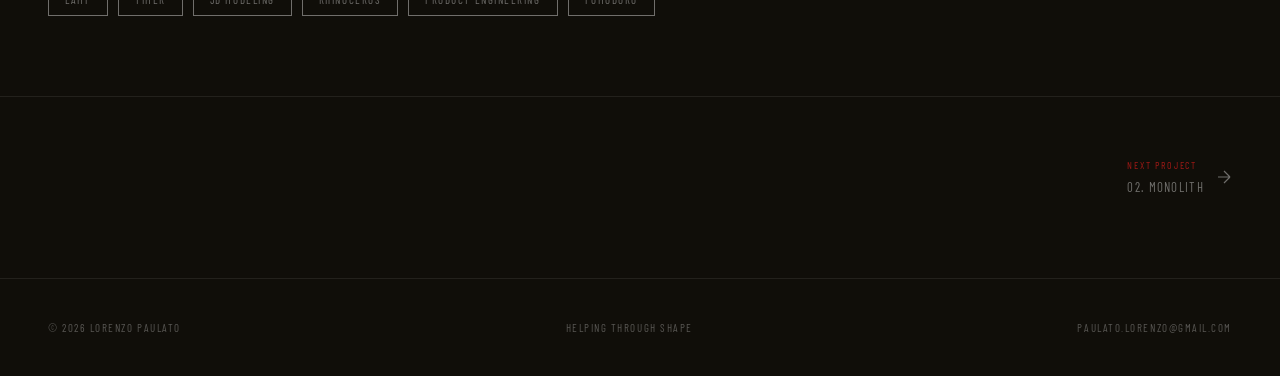
<file: projects/nisus.html>
<!DOCTYPE html>
<html lang="en">
<head>
  <meta charset="UTF-8">
  <meta name="viewport" content="width=device-width, initial-scale=1.0">
  <title>01. Nisus — Lorenzo Paulato</title>
  <link rel="stylesheet" href="../style.css">
  <link rel="stylesheet" href="../project.css">
  <style>
    body { background: var(--black); color: var(--white); }
    .proj-hero { background: var(--black); }
    .proj-wireframe-wrap img { filter: invert(1); opacity: .85; }

    /* Section alternation */
    .sec-black { background: var(--black); color: var(--white); }
    .sec-white { background: var(--white); color: var(--black); }
    .sec-white .proj-body strong { color: var(--black); }
    .sec-white .proj-section-label { color: var(--red); }
    .sec-white .proj-stat { border-color: rgba(0,0,0,.08); }
    .sec-white .proj-stat-label { color: rgba(0,0,0,.4); }
    .sec-white .proj-tag { color: var(--black); }
    .sec-white footer p, .sec-white footer a { color: rgba(0,0,0,.35); }
    .sec-white footer { border-top-color: rgba(0,0,0,.08); }

    .callout-black { background: var(--black); color: var(--white); }
    .callout-black .proj-callout-line { background: var(--red); }

    .sec-detail {
      display: grid;
      grid-template-columns: 1fr 1fr;
      gap: 0;
    }
    .sec-detail-text {
      padding: 80px 48px;
      display: flex;
      flex-direction: column;
      justify-content: center;
    }
    .sec-detail-img {
      overflow: hidden;
    }
    .sec-detail-img img {
      width: 100%; height: 100%;
      object-fit: cover;
      display: block;
    }
    @media (max-width: 900px) {
      .sec-detail { grid-template-columns: 1fr; }
      .sec-detail-img { aspect-ratio: 4/3; }
      .sec-detail-text { padding: 40px 24px; }
    }
  </style>
</head>
<body>

  <div class="cursor" id="cursor"></div>
  <div class="cursor-ring" id="cursorRing"></div>

  <nav>
    <a class="nav-logo" href="../index.html">LP</a>
    <div class="nav-right">
      <ul class="nav-links">
        <li><a href="../index.html#projects" data-en="Work" data-it="Lavori">Work</a></li>
        <li><a href="../index.html#about" data-en="About" data-it="Info">About</a></li>
        <li><a href="mailto:paulato.lorenzo@gmail.com" data-en="Contact" data-it="Contatti">Contact</a></li>
      </ul>
      <div class="lang-toggle">
        <button class="lang-btn active" onclick="setLang('en')">EN</button>
        <button class="lang-btn" onclick="setLang('it')">IT</button>
      </div>
    </div>
  </nav>

  <!-- HERO -->
  <section class="proj-hero">
    <div class="proj-hero-left">
      <div class="proj-index" aria-hidden="true">01</div>
      <div class="proj-back-wrap">
        <a class="back-btn" href="../index.html">
          <svg width="16" height="16" viewBox="0 0 16 16" fill="none">
            <path d="M14 8H2M2 8L8 2M2 8L8 14" stroke="currentColor" stroke-width="1.2"/>
          </svg>
          <span data-en="All Projects" data-it="Tutti i Progetti">All Projects</span>
        </a>
      </div>
      <span style="color:var(--red);font-family:var(--font-display);font-size:11px;letter-spacing:.18em;text-transform:uppercase;margin-bottom:12px;display:block">01 —</span>
      <h1 class="proj-title">Nisus</h1>
      <p class="proj-subtitle" data-en="Not just a lamp" data-it="Non solo una lampada">Not just a lamp</p>
      <div class="proj-meta">
        <div class="proj-meta-row">
          <span class="proj-meta-label" data-en="With" data-it="Con">With</span>
          <span class="proj-meta-val">H.E. Pianezza, M. Trinchero, J.J. Ricci</span>
        </div>
        <div class="proj-meta-row">
          <span class="proj-meta-label" data-en="My Role" data-it="Il Mio Ruolo">My Role</span>
          <span class="proj-meta-val" data-en="Concept Dev., 3D Modeling, Engineering" data-it="Sviluppo Concept, Modellazione 3D, Ingegneria">Concept Dev., 3D Modeling, Engineering</span>
        </div>
        <div class="proj-meta-row">
          <span class="proj-meta-label" data-en="Year" data-it="Anno">Year</span>
          <span class="proj-meta-val">2024</span>
        </div>
      </div>
    </div>
    <div class="proj-hero-right" id="heroRight">
      <div class="proj-wireframe-wrap">
        <img src="../assets/images/4.jpeg" alt="Nisus wireframe">
      </div>
      <div class="proj-photo-wrap">
        <img src="../assets/images/5.jpeg" alt="Nisus lamp render">
      </div>
      <button class="reveal-btn" id="revealBtn" data-en="Reveal Product" data-it="Mostra Prodotto" onclick="revealProduct()">Reveal Product</button>
    </div>
    <div class="proj-hero-line" style="background:rgba(255,255,255,1)"></div>
  </section>

  <!-- CONCEPT -->
  <section class="proj-section sec-black">
    <p class="proj-section-label" data-en="Concept" data-it="Concetto">Concept</p>
    <p class="proj-body" data-en="Managing time is complex — balancing <strong>focus and rest</strong> even more. What if a lamp could shape our day simply by doing what it was made to do? Nisus is a desk lamp with an integrated timer: one gesture activates a 25-minute Pomodoro cycle, helping structure work sessions without a screen in sight." data-it="Gestire il tempo è complesso — bilanciare <strong>concentrazione e riposo</strong> lo è ancora di più. E se una lampada potesse strutturare la nostra giornata semplicemente facendo ciò per cui è stata progettata? Nisus è una lampada da scrivania con timer integrato: un solo gesto attiva un ciclo Pomodoro da 25 minuti.">
      Managing time is complex — balancing <strong>focus and rest</strong> even more. What if a lamp could shape our day simply by doing what it was made to do? Nisus is a desk lamp with an integrated timer: one gesture activates a 25-minute Pomodoro cycle, helping structure work sessions without a screen in sight.
    </p>
  </section>

  <!-- FULL BLEED RENDER -->
  <div class="proj-fullbleed">
    <img src="../assets/images/5.jpeg" alt="Nisus lamp in context">
  </div>

  <!-- DETAIL: slider -->
  <div class="sec-detail sec-white">
    <div class="sec-detail-text">
      <p class="proj-section-label" data-en="Interaction" data-it="Interazione">Interaction</p>
      <p class="proj-body" style="color:var(--black)" data-en="A <strong>slider</strong> adjusts brightness. An <strong>hourglass button</strong> activates the focus timer. Everything within reach — no app, no screen, no distraction." data-it="Un <strong>cursore</strong> regola la luminosità. Un <strong>pulsante a clessidra</strong> attiva il timer. Tutto a portata di mano — nessuna app, nessuno schermo, nessuna distrazione.">
        A <strong>slider</strong> adjusts brightness. An <strong>hourglass button</strong> activates the focus timer. Everything within reach — no app, no screen, no distraction.
      </p>
    </div>
    <div class="sec-detail-img">
      <img src="../assets/images/6.jpeg" alt="Nisus base detail">
    </div>
  </div>

  <!-- CALLOUT -->
  <div class="proj-callout callout-black">
    <div class="proj-callout-line" style="background:var(--red)"></div>
    <p class="proj-callout-text" data-en="Shape that<br>structures time." data-it="Una forma che<br>struttura il tempo.">Shape that<br>structures time.</p>
  </div>

  <!-- ENGINEERING -->
  <div class="proj-two-col">
    <img src="../assets/images/7.jpeg" alt="Nisus exploded view">
    <img src="../assets/images/8.jpeg" alt="Nisus 3D printed prototype">
  </div>

  <!-- STATS -->
  <div class="proj-stats sec-black">
    <div class="proj-stat">
      <div class="proj-stat-num">360°</div>
      <div class="proj-stat-label" data-en="Arm rotation" data-it="Rotazione braccio">Arm rotation</div>
    </div>
    <div class="proj-stat">
      <div class="proj-stat-num">25'</div>
      <div class="proj-stat-label" data-en="Focus timer" data-it="Timer focus">Focus timer</div>
    </div>
    <div class="proj-stat">
      <div class="proj-stat-num">3D</div>
      <div class="proj-stat-label" data-en="Printed prototype" data-it="Prototipo stampato">Printed prototype</div>
    </div>
  </div>

  <!-- TAGS -->
  <div class="proj-tags sec-black" style="padding-top:48px">
    <span class="proj-tag">Lamp</span>
    <span class="proj-tag">Timer</span>
    <span class="proj-tag">3D Modeling</span>
    <span class="proj-tag">Rhinoceros</span>
    <span class="proj-tag">Product Engineering</span>
    <span class="proj-tag">Pomodoro</span>
  </div>

  <!-- PROJECT NAV -->
  <div class="project-nav">
    <span></span>
    <a class="proj-nav-link" href="monolith.html">
      <span>
        <span class="proj-nav-label" data-en="Next Project" data-it="Progetto Successivo">Next Project</span>
        02. Monolith
      </span>
      <svg width="16" height="16" viewBox="0 0 16 16" fill="none">
        <path d="M2 8H14M14 8L8 2M14 8L8 14" stroke="currentColor" stroke-width="1.2"/>
      </svg>
    </a>
  </div>

  <footer>
    <p>© 2026 Lorenzo Paulato</p>
    <p data-en="Helping Through Shape" data-it="Aiutare attraverso la Forma">Helping Through Shape</p>
    <a href="mailto:paulato.lorenzo@gmail.com">paulato.lorenzo@gmail.com</a>
  </footer>

  <script>
    const cur = document.getElementById('cursor');
    const ring = document.getElementById('cursorRing');
    let mx=0,my=0,rx=0,ry=0;
    document.addEventListener('mousemove',e=>{mx=e.clientX;my=e.clientY;let n=document.elementFromPoint(mx,my),red=false;while(n&&n!==document.body){if(getComputedStyle(n).backgroundColor==='rgb(156, 25, 21)'){red=true;break;}n=n.parentElement;}if(!red&&getComputedStyle(document.body).backgroundColor==='rgb(156, 25, 21)')red=true;cur.style.background=red?'#FFFFFF':'#9c1915';ring.style.borderColor=red?'rgba(255,255,255,0.6)':'rgba(156,25,21,0.5)';});
    function animCursor(){cur.style.left=mx+'px';cur.style.top=my+'px';rx+=(mx-rx)*.12;ry+=(my-ry)*.12;ring.style.left=rx+'px';ring.style.top=ry+'px';requestAnimationFrame(animCursor);}
    animCursor();
    document.querySelectorAll('a,button').forEach(el=>{el.addEventListener('mouseenter',()=>{cur.style.width='20px';cur.style.height='20px';});el.addEventListener('mouseleave',()=>{cur.style.width='10px';cur.style.height='10px';});});

    function revealProduct(){
      document.getElementById('heroRight').classList.toggle('revealed');
      const btn = document.getElementById('revealBtn');
      const isRevealed = document.getElementById('heroRight').classList.contains('revealed');
      const lang = document.querySelector('.lang-btn.active').textContent.toLowerCase();
      btn.textContent = isRevealed ? (lang==='en'?'Show Wireframe':'Mostra Wireframe') : (lang==='en'?'Reveal Product':'Mostra Prodotto');
    }

    let lang='en';
    function setLang(l){lang=l;document.querySelectorAll('[data-en]').forEach(el=>{const t=el.getAttribute('data-'+l);if(t)el.innerHTML=t;});document.querySelectorAll('.lang-btn').forEach(b=>b.classList.remove('active'));document.querySelector('.lang-btn:'+(l==='en'?'first':'last')+'-child').classList.add('active');}

    const obs=new IntersectionObserver(entries=>entries.forEach(e=>{if(e.isIntersecting){e.target.style.opacity='1';e.target.style.transform='translateY(0)'}}),{threshold:.1});
    document.querySelectorAll('.proj-section,.proj-callout,.proj-stat,.proj-two-col,.proj-fullbleed,.sec-detail').forEach(el=>{el.style.opacity='0';el.style.transform='translateY(24px)';el.style.transition='opacity .7s var(--ease),transform .7s var(--ease)';obs.observe(el);});
  </script>
</body>
</html>
</file>
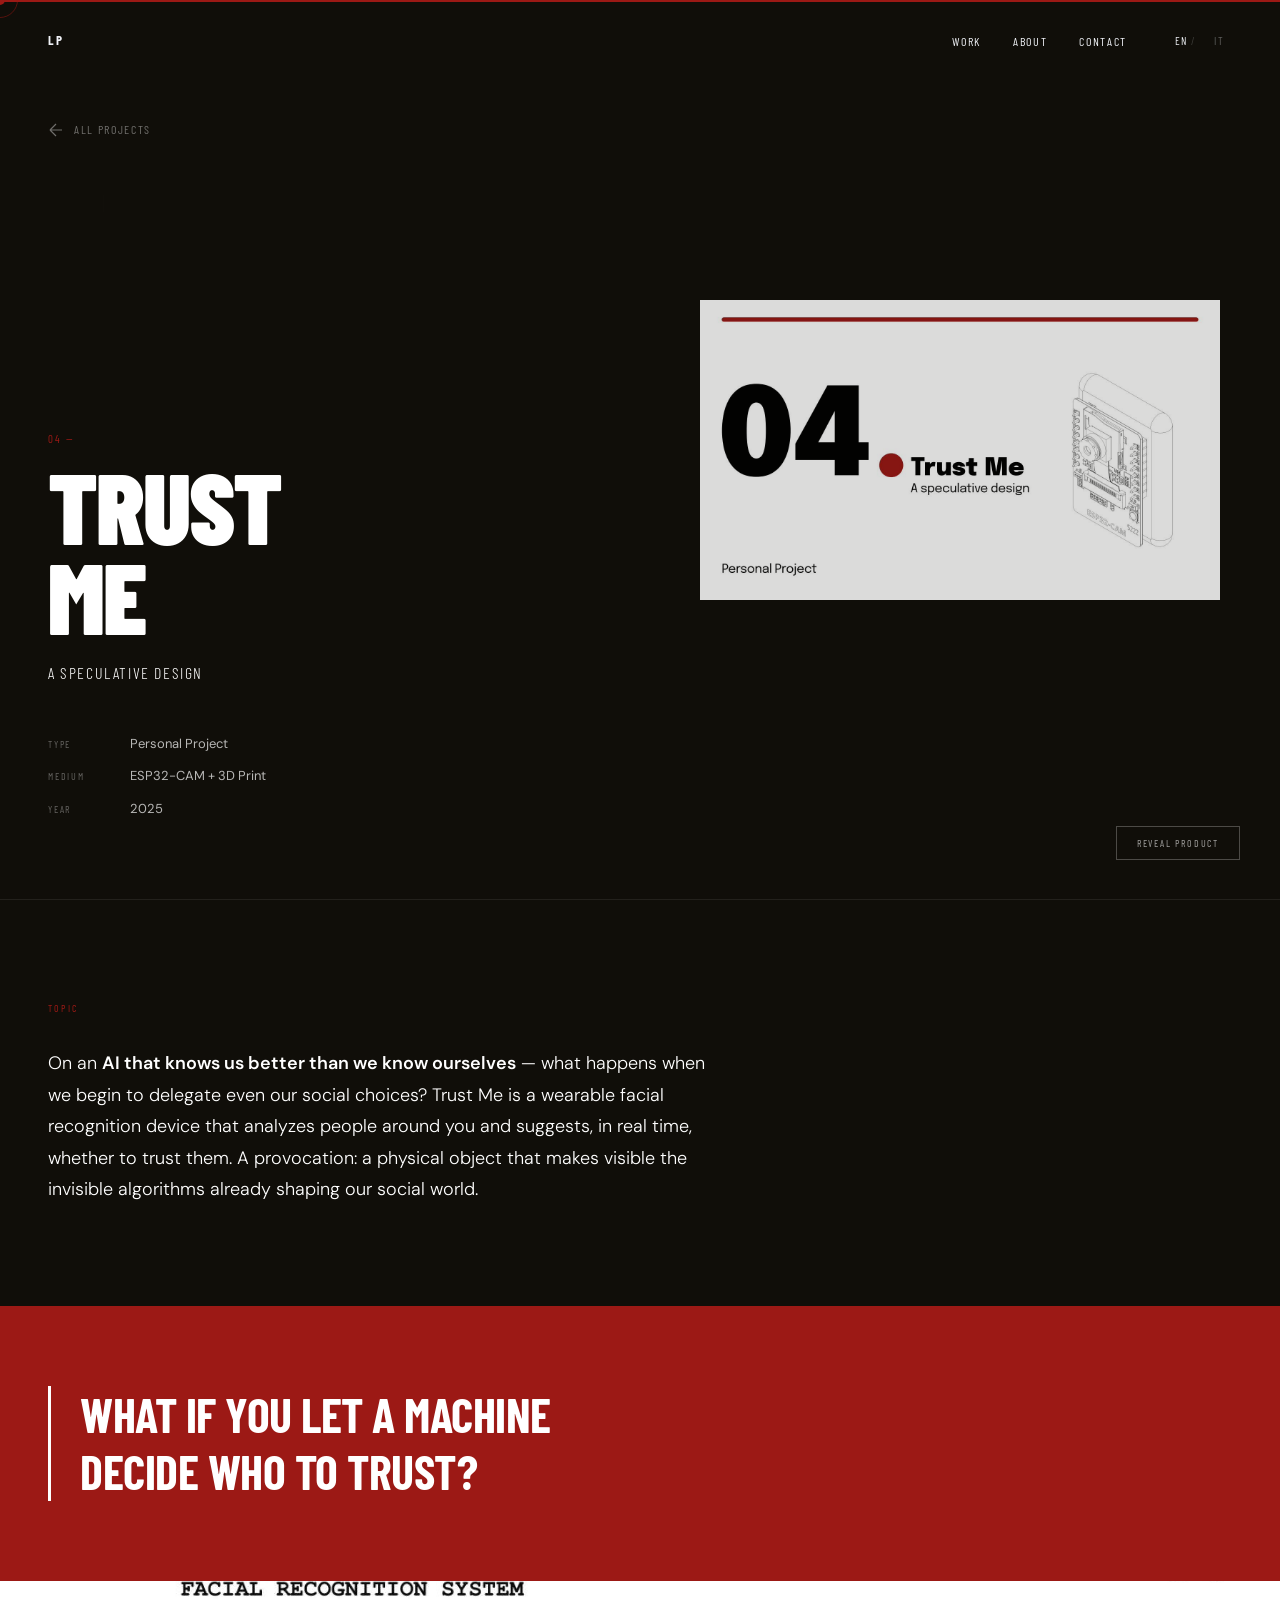
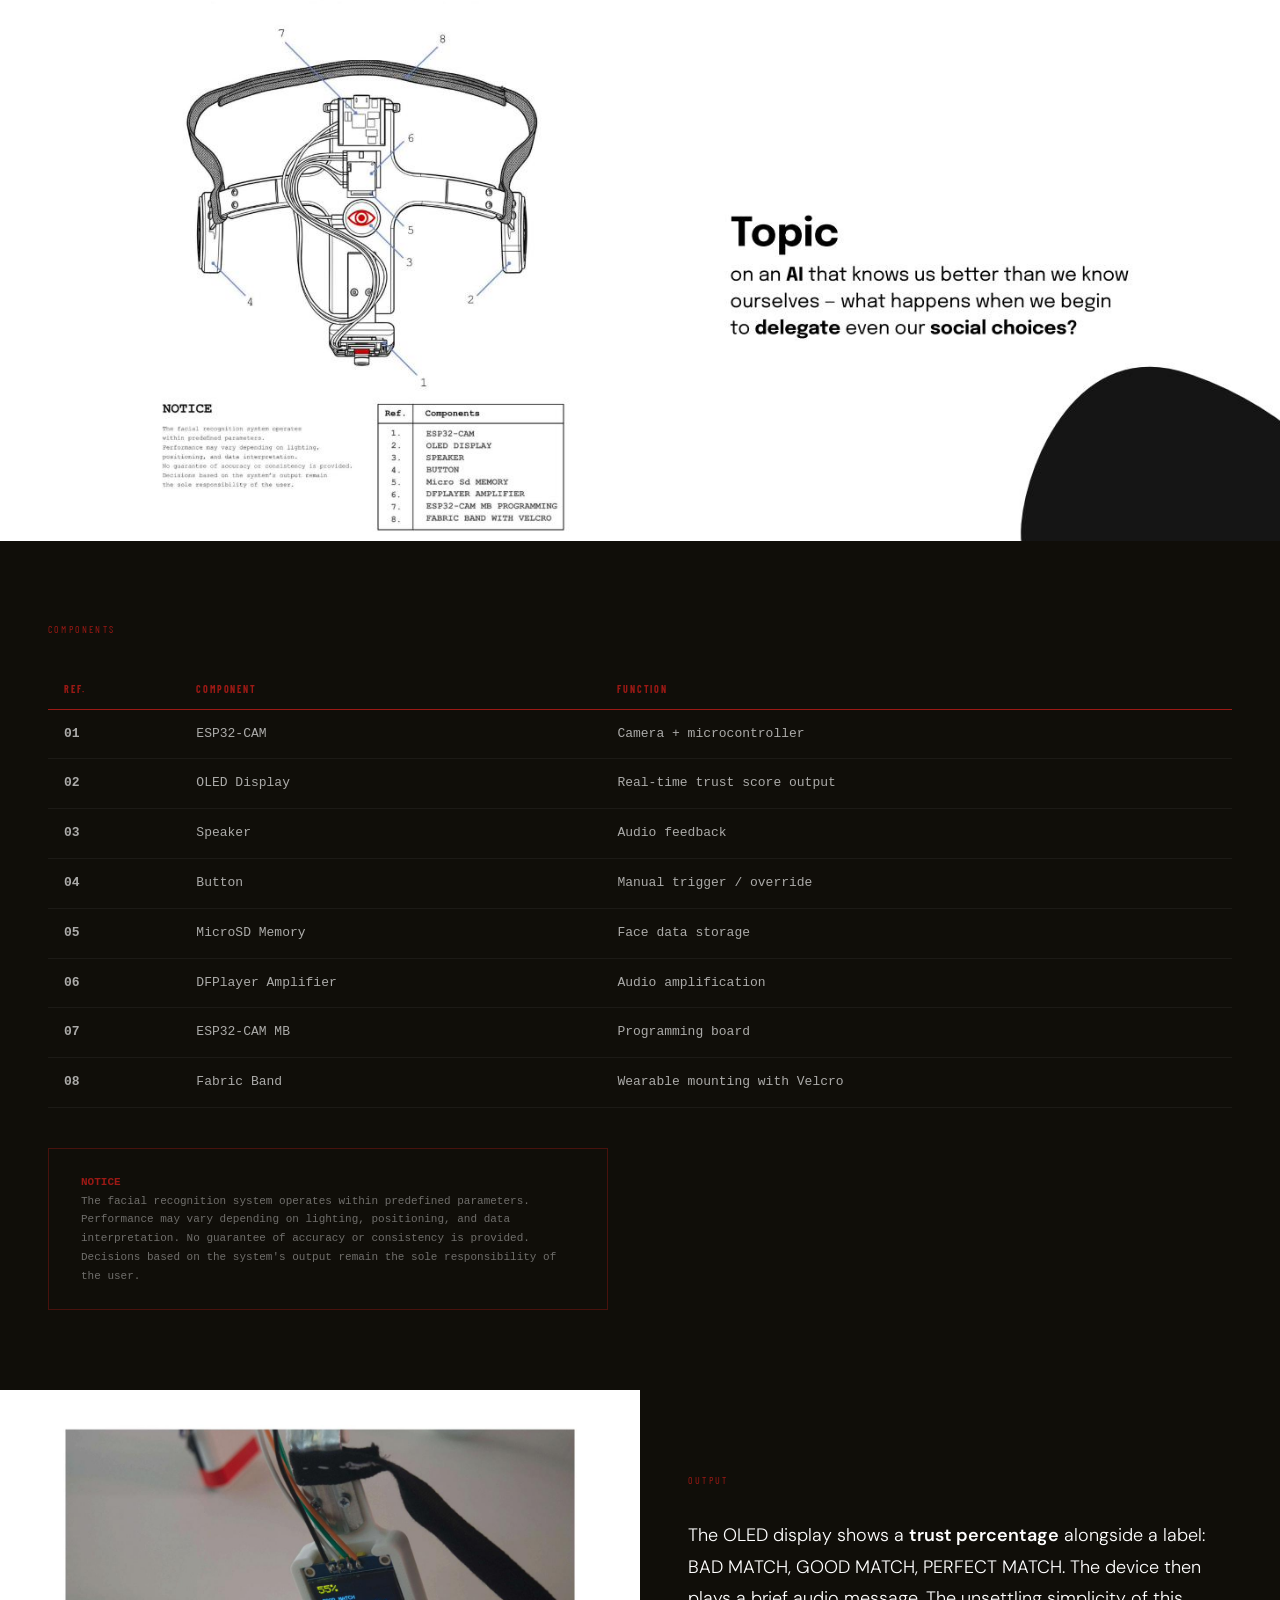
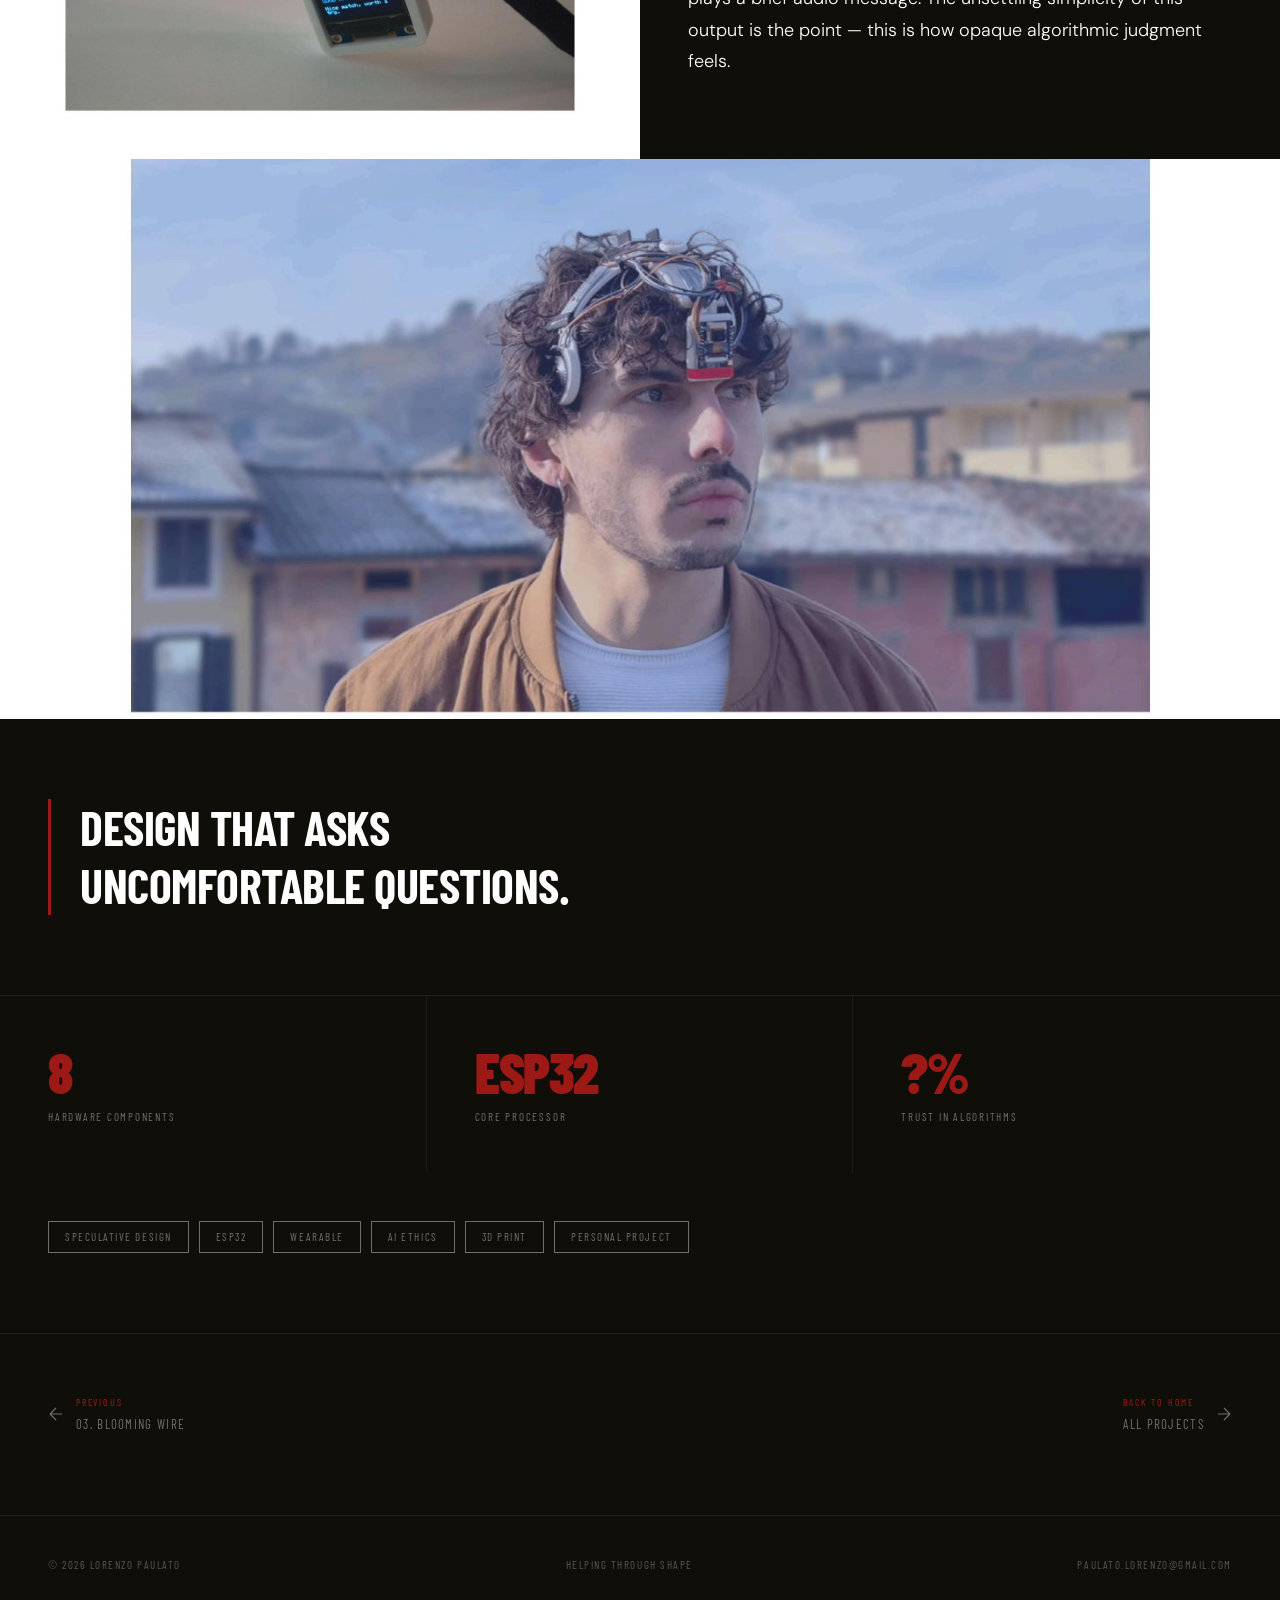
<file: projects/trust-me.html>
<!DOCTYPE html>
<html lang="en">
<head>
  <meta charset="UTF-8">
  <meta name="viewport" content="width=device-width, initial-scale=1.0">
  <title>04. Trust Me — Lorenzo Paulato</title>
  <link rel="stylesheet" href="../style.css">
  <link rel="stylesheet" href="../project.css">
  <style>
    body { background: var(--black); color: var(--white); }
    .proj-hero { background: var(--black); }
    .proj-wireframe-wrap img { filter: none; opacity: .85; }
    .proj-index { color: rgba(255,255,255,.05); }

    /* Red accent top line */
    .hero-top-line {
      position: fixed;
      top: 0; left: 0; right: 0;
      height: 2px;
      background: var(--red);
      z-index: 200;
      transform-origin: left;
      animation: lineSlide 1.2s var(--ease) both;
    }
    @keyframes lineSlide {
      from { transform: scaleX(0); }
      to   { transform: scaleX(1); }
    }

    /* sections */
    .sec-black { background: var(--black); color: var(--white); }
    .sec-white { background: var(--white); color: var(--black); }
    .sec-white .proj-section-label { color: var(--red); }
    .sec-white .proj-body strong   { color: var(--black); }

    .callout-red { background: var(--red); color: var(--white); }
    .callout-red .proj-callout-line { background: var(--white); }
    .callout-black { background: var(--black); color: var(--white); }
    .callout-black .proj-callout-line { background: var(--red); }

    /* Components table — technical feel */
    .components-section {
      background: var(--black);
      padding: 80px 48px;
    }
    .components-table {
      width: 100%;
      border-collapse: collapse;
      margin-top: 32px;
      font-family: 'Courier New', monospace;
      font-size: 13px;
    }
    .components-table th {
      text-align: left;
      padding: 12px 16px;
      border-bottom: 1px solid var(--red);
      font-family: var(--font-display);
      font-size: 10px;
      letter-spacing: .18em;
      text-transform: uppercase;
      color: var(--red);
    }
    .components-table td {
      padding: 14px 16px;
      border-bottom: 1px solid rgba(255,255,255,.05);
      color: rgba(255,255,255,.65);
    }
    .components-table tr:hover td { background: rgba(156,25,21,.08); color: var(--white); }
    .comp-num { color: var(--red); font-weight: 700; }

    /* Speculative notice */
    .notice-box {
      border: 1px solid rgba(156,25,21,.4);
      padding: 24px 32px;
      margin-top: 40px;
      max-width: 560px;
    }
    .notice-box p {
      font-family: 'Courier New', monospace;
      font-size: 11px;
      line-height: 1.7;
      color: rgba(255,255,255,.4);
    }
    .notice-box strong { color: var(--red); font-style: normal; }

    .sec-detail { display: grid; grid-template-columns: 1fr 1fr; gap: 0; }
    .sec-detail-text { padding: 80px 48px; display: flex; flex-direction: column; justify-content: center; }
    .sec-detail-img { overflow: hidden; }
    .sec-detail-img img { width:100%; height:100%; object-fit:cover; display:block; }

    /* Stats on black */
    .proj-stats.on-black { background: var(--black); }
    .proj-stats.on-black .proj-stat { border-color: rgba(255,255,255,.06); }

    .proj-tags.on-black .proj-tag { color: var(--white); }

    @media (max-width: 900px) {
      .sec-detail { grid-template-columns: 1fr; }
      .sec-detail-img { aspect-ratio: 4/3; }
      .sec-detail-text { padding: 40px 24px; }
      .components-section { padding: 60px 24px; }
    }
  </style>
</head>
<body>

  <div class="hero-top-line"></div>
  <div class="cursor" id="cursor"></div>
  <div class="cursor-ring" id="cursorRing"></div>

  <nav>
    <a class="nav-logo" href="../index.html">LP</a>
    <div class="nav-right">
      <ul class="nav-links">
        <li><a href="../index.html#projects" data-en="Work" data-it="Lavori">Work</a></li>
        <li><a href="../index.html#about" data-en="About" data-it="Info">About</a></li>
        <li><a href="mailto:paulato.lorenzo@gmail.com" data-en="Contact" data-it="Contatti">Contact</a></li>
      </ul>
      <div class="lang-toggle">
        <button class="lang-btn active" onclick="setLang('en')">EN</button>
        <button class="lang-btn" onclick="setLang('it')">IT</button>
      </div>
    </div>
  </nav>

  <!-- HERO -->
  <section class="proj-hero">
    <div class="proj-hero-left">
      <div class="proj-index" aria-hidden="true">04</div>
      <div class="proj-back-wrap">
        <a class="back-btn" href="../index.html">
          <svg width="16" height="16" viewBox="0 0 16 16" fill="none">
            <path d="M14 8H2M2 8L8 2M2 8L8 14" stroke="currentColor" stroke-width="1.2"/>
          </svg>
          <span data-en="All Projects" data-it="Tutti i Progetti">All Projects</span>
        </a>
      </div>
      <span style="color:var(--red);font-family:var(--font-display);font-size:11px;letter-spacing:.18em;text-transform:uppercase;margin-bottom:12px;display:block">04 —</span>
      <h1 class="proj-title">Trust<br>Me</h1>
      <p class="proj-subtitle" data-en="A Speculative Design" data-it="Un Design Speculativo">A Speculative Design</p>
      <div class="proj-meta">
        <div class="proj-meta-row">
          <span class="proj-meta-label" data-en="Type" data-it="Tipo">Type</span>
          <span class="proj-meta-val" data-en="Personal Project" data-it="Progetto Personale">Personal Project</span>
        </div>
        <div class="proj-meta-row">
          <span class="proj-meta-label" data-en="Medium" data-it="Mezzo">Medium</span>
          <span class="proj-meta-val">ESP32-CAM + 3D Print</span>
        </div>
        <div class="proj-meta-row">
          <span class="proj-meta-label" data-en="Year" data-it="Anno">Year</span>
          <span class="proj-meta-val">2025</span>
        </div>
      </div>
    </div>
    <div class="proj-hero-right" id="heroRight">
      <div class="proj-wireframe-wrap">
        <img src="../assets/images/20.jpeg" alt="Trust Me technical drawing">
      </div>
      <div class="proj-photo-wrap">
        <img src="../assets/images/23.jpeg" alt="Trust Me worn prototype">
      </div>
      <button class="reveal-btn" id="revealBtn" data-en="Reveal Product" data-it="Mostra Prodotto" onclick="revealProduct()">Reveal Product</button>
    </div>
    <div class="proj-hero-line" style="background:rgba(255,255,255,1)"></div>
  </section>

  <!-- TOPIC -->
  <section class="proj-section sec-black">
    <p class="proj-section-label" data-en="Topic" data-it="Tema">Topic</p>
    <p class="proj-body" data-en="On an <strong>AI that knows us better than we know ourselves</strong> — what happens when we begin to delegate even our social choices? Trust Me is a wearable facial recognition device that analyzes people around you and suggests, in real time, whether to trust them. A provocation: a physical object that makes visible the invisible algorithms already shaping our social world." data-it="Su un'<strong>AI che ci conosce meglio di quanto conosciamo noi stessi</strong> — cosa accade quando iniziamo a delegare anche le nostre scelte sociali? Trust Me è un dispositivo indossabile di riconoscimento facciale che analizza le persone intorno a te e suggerisce, in tempo reale, di fidarsi o meno. Una provocazione: un oggetto fisico che rende visibili gli algoritmi invisibili che già plasmano il nostro mondo sociale.">
      On an <strong>AI that knows us better than we know ourselves</strong> — what happens when we begin to delegate even our social choices? Trust Me is a wearable facial recognition device that analyzes people around you and suggests, in real time, whether to trust them. A provocation: a physical object that makes visible the invisible algorithms already shaping our social world.
    </p>
  </section>

  <!-- CALLOUT RED -->
  <div class="proj-callout callout-red">
    <div class="proj-callout-line"></div>
    <p class="proj-callout-text" data-en="What if you let a machine<br>decide who to trust?" data-it="E se lasciassi decidere a una macchina<br>di chi fidarti?">What if you let a machine<br>decide who to trust?</p>
  </div>

  <!-- TECHNICAL DIAGRAM -->
  <div class="proj-fullbleed">
    <img src="../assets/images/21.jpeg" alt="Trust Me facial recognition system technical diagram">
  </div>

  <!-- COMPONENTS TABLE -->
  <div class="components-section">
    <p class="proj-section-label" data-en="Components" data-it="Componenti">Components</p>
    <table class="components-table">
      <thead>
        <tr>
          <th>Ref.</th>
          <th data-en="Component" data-it="Componente">Component</th>
          <th data-en="Function" data-it="Funzione">Function</th>
        </tr>
      </thead>
      <tbody>
        <tr><td class="comp-num">01</td><td>ESP32-CAM</td><td data-en="Camera + microcontroller" data-it="Telecamera + microcontrollore">Camera + microcontroller</td></tr>
        <tr><td class="comp-num">02</td><td>OLED Display</td><td data-en="Real-time trust score output" data-it="Output punteggio di fiducia in tempo reale">Real-time trust score output</td></tr>
        <tr><td class="comp-num">03</td><td>Speaker</td><td data-en="Audio feedback" data-it="Feedback audio">Audio feedback</td></tr>
        <tr><td class="comp-num">04</td><td>Button</td><td data-en="Manual trigger / override" data-it="Trigger manuale / override">Manual trigger / override</td></tr>
        <tr><td class="comp-num">05</td><td>MicroSD Memory</td><td data-en="Face data storage" data-it="Archiviazione dati facciali">Face data storage</td></tr>
        <tr><td class="comp-num">06</td><td>DFPlayer Amplifier</td><td data-en="Audio amplification" data-it="Amplificazione audio">Audio amplification</td></tr>
        <tr><td class="comp-num">07</td><td>ESP32-CAM MB</td><td data-en="Programming board" data-it="Scheda di programmazione">Programming board</td></tr>
        <tr><td class="comp-num">08</td><td>Fabric Band</td><td data-en="Wearable mounting with Velcro" data-it="Montaggio indossabile con Velcro">Wearable mounting with Velcro</td></tr>
      </tbody>
    </table>

    <div class="notice-box">
      <p><strong>NOTICE</strong><br>
      <span data-en="The facial recognition system operates within predefined parameters. Performance may vary depending on lighting, positioning, and data interpretation. No guarantee of accuracy or consistency is provided. Decisions based on the system's output remain the sole responsibility of the user." data-it="Il sistema di riconoscimento facciale opera entro parametri predefiniti. Le prestazioni possono variare a seconda dell'illuminazione, del posizionamento e dell'interpretazione dei dati. Non viene fornita alcuna garanzia di accuratezza o coerenza. Le decisioni basate sull'output del sistema rimangono responsabilità esclusiva dell'utente.">The facial recognition system operates within predefined parameters. Performance may vary depending on lighting, positioning, and data interpretation. No guarantee of accuracy or consistency is provided. Decisions based on the system's output remain the sole responsibility of the user.</span>
      </p>
    </div>
  </div>

  <!-- PROTOTYPE DETAIL -->
  <div class="sec-detail">
    <div class="sec-detail-img">
      <img src="../assets/images/22.jpeg" alt="Trust Me display showing 55% GOOD MATCH">
    </div>
    <div class="sec-detail-text sec-black">
      <p class="proj-section-label" data-en="Output" data-it="Output">Output</p>
      <p class="proj-body" data-en="The OLED display shows a <strong>trust percentage</strong> alongside a label: BAD MATCH, GOOD MATCH, PERFECT MATCH. The device then plays a brief audio message. The unsettling simplicity of this output is the point — this is how opaque algorithmic judgment feels." data-it="Il display OLED mostra una <strong>percentuale di fiducia</strong> insieme a un'etichetta: BAD MATCH, GOOD MATCH, PERFECT MATCH. Il dispositivo riproduce quindi un breve messaggio audio. L'inquietante semplicità di questo output è il punto — ecco come si sente il giudizio algoritmico opaco.">
        The OLED display shows a <strong>trust percentage</strong> alongside a label: BAD MATCH, GOOD MATCH, PERFECT MATCH. The device then plays a brief audio message. The unsettling simplicity of this output is the point — this is how opaque algorithmic judgment feels.
      </p>
    </div>
  </div>

  <!-- WORN PHOTO FULL BLEED -->
  <div class="proj-fullbleed">
    <img src="../assets/images/23.jpeg" alt="Trust Me being worn outdoors">
  </div>

  <!-- CALLOUT END -->
  <div class="proj-callout callout-black">
    <div class="proj-callout-line"></div>
    <p class="proj-callout-text" data-en="Design that asks<br>uncomfortable questions." data-it="Design che pone<br>domande scomode.">Design that asks<br>uncomfortable questions.</p>
  </div>

  <!-- STATS -->
  <div class="proj-stats on-black">
    <div class="proj-stat">
      <div class="proj-stat-num">8</div>
      <div class="proj-stat-label" data-en="Hardware components" data-it="Componenti hardware">Hardware components</div>
    </div>
    <div class="proj-stat">
      <div class="proj-stat-num">ESP32</div>
      <div class="proj-stat-label" data-en="Core processor" data-it="Processore centrale">Core processor</div>
    </div>
    <div class="proj-stat">
      <div class="proj-stat-num">?%</div>
      <div class="proj-stat-label" data-en="Trust in algorithms" data-it="Fiducia negli algoritmi">Trust in algorithms</div>
    </div>
  </div>

  <!-- TAGS -->
  <div class="proj-tags on-black" style="padding-top:48px">
    <span class="proj-tag">Speculative Design</span>
    <span class="proj-tag">ESP32</span>
    <span class="proj-tag">Wearable</span>
    <span class="proj-tag">AI Ethics</span>
    <span class="proj-tag">3D Print</span>
    <span class="proj-tag">Personal Project</span>
  </div>

  <!-- PROJECT NAV -->
  <div class="project-nav">
    <a class="proj-nav-link" href="blooming-wire.html">
      <svg width="16" height="16" viewBox="0 0 16 16" fill="none">
        <path d="M14 8H2M2 8L8 2M2 8L8 14" stroke="currentColor" stroke-width="1.2"/>
      </svg>
      <span>
        <span class="proj-nav-label" data-en="Previous" data-it="Precedente">Previous</span>
        03. Blooming Wire
      </span>
    </a>
    <a class="proj-nav-link" href="../index.html">
      <span>
        <span class="proj-nav-label" data-en="Back to Home" data-it="Torna alla Home">Back to Home</span>
        All Projects
      </span>
      <svg width="16" height="16" viewBox="0 0 16 16" fill="none">
        <path d="M2 8H14M14 8L8 2M14 8L8 14" stroke="currentColor" stroke-width="1.2"/>
      </svg>
    </a>
  </div>

  <footer>
    <p>© 2026 Lorenzo Paulato</p>
    <p data-en="Helping Through Shape" data-it="Aiutare attraverso la Forma">Helping Through Shape</p>
    <a href="mailto:paulato.lorenzo@gmail.com">paulato.lorenzo@gmail.com</a>
  </footer>

  <script>
    const cur=document.getElementById('cursor');const ring=document.getElementById('cursorRing');let mx=0,my=0,rx=0,ry=0;document.addEventListener('mousemove',e=>{mx=e.clientX;my=e.clientY;let n=document.elementFromPoint(mx,my),red=false;while(n&&n!==document.body){if(getComputedStyle(n).backgroundColor==='rgb(156, 25, 21)'){red=true;break;}n=n.parentElement;}if(!red&&getComputedStyle(document.body).backgroundColor==='rgb(156, 25, 21)')red=true;cur.style.background=red?'#FFFFFF':'#9c1915';ring.style.borderColor=red?'rgba(255,255,255,0.6)':'rgba(156,25,21,0.5)';});function animCursor(){cur.style.left=mx+'px';cur.style.top=my+'px';rx+=(mx-rx)*.12;ry+=(my-ry)*.12;ring.style.left=rx+'px';ring.style.top=ry+'px';requestAnimationFrame(animCursor);}animCursor();document.querySelectorAll('a,button').forEach(el=>{el.addEventListener('mouseenter',()=>{cur.style.width='20px';cur.style.height='20px';});el.addEventListener('mouseleave',()=>{cur.style.width='10px';cur.style.height='10px';});});
    function revealProduct(){const h=document.getElementById('heroRight');h.classList.toggle('revealed');const btn=document.getElementById('revealBtn');const rev=h.classList.contains('revealed');const l=document.querySelector('.lang-btn.active').textContent.toLowerCase();btn.textContent=rev?(l==='en'?'Show Wireframe':'Mostra Wireframe'):(l==='en'?'Reveal Product':'Mostra Prodotto');}
    let lang='en';function setLang(l){lang=l;document.querySelectorAll('[data-en]').forEach(el=>{const t=el.getAttribute('data-'+l);if(t)el.innerHTML=t;});document.querySelectorAll('.lang-btn').forEach(b=>b.classList.remove('active'));document.querySelector('.lang-btn:'+(l==='en'?'first':'last')+'-child').classList.add('active');}
    const obs=new IntersectionObserver(entries=>entries.forEach(e=>{if(e.isIntersecting){e.target.style.opacity='1';e.target.style.transform='translateY(0)'}}),{threshold:.1});document.querySelectorAll('.proj-section,.proj-callout,.proj-stat,.proj-two-col,.proj-fullbleed,.sec-detail,.components-section').forEach(el=>{el.style.opacity='0';el.style.transform='translateY(24px)';el.style.transition='opacity .7s var(--ease),transform .7s var(--ease)';obs.observe(el);});
  </script>
</body>
</html>
</file>
<file: style.css>
/* ===========================
   LORENZO PAULATO — Portfolio
   =========================== */

@import url('https://fonts.googleapis.com/css2?family=DM+Sans:ital,opsz,wght@0,9..40,300;0,9..40,400;0,9..40,500;0,9..40,700;1,9..40,300&family=Barlow+Condensed:wght@300;400;700;900&display=swap');

:root {
  --red:   #9c1915;
  --white: #FFFFFF;
  --black: #100E09;
  --font-display: 'Barlow Condensed', sans-serif;
  --font-body:    'DM Sans', sans-serif;
  --ease: cubic-bezier(0.16, 1, 0.3, 1);
}

*, *::before, *::after { box-sizing: border-box; margin: 0; padding: 0; }

html { scroll-behavior: smooth; }

body {
  background: var(--black);
  color: var(--white);
  font-family: var(--font-body);
  font-size: 16px;
  line-height: 1.6;
  overflow-x: hidden;
  cursor: none;
}

/* ── Custom Cursor ── */
.cursor {
  position: fixed;
  width: 10px; height: 10px;
  background: var(--red);
  border-radius: 50%;
  pointer-events: none;
  z-index: 9999;
  transform: translate(-50%,-50%);
  transition: width .2s var(--ease), height .2s var(--ease), background .2s;
}
.cursor-ring {
  position: fixed;
  width: 36px; height: 36px;
  border: 1px solid rgba(156,25,21,.5);
  border-radius: 50%;
  pointer-events: none;
  z-index: 9998;
  transform: translate(-50%,-50%);
  transition: all .12s var(--ease);
}
body:hover .cursor { opacity: 1; }
a:hover ~ .cursor, button:hover ~ .cursor { width: 20px; height: 20px; }

/* ── Nav ── */
nav {
  position: fixed;
  top: 0; left: 0; right: 0;
  z-index: 100;
  display: flex;
  align-items: center;
  justify-content: space-between;
  padding: 28px 48px;
  mix-blend-mode: difference;
}
.nav-logo {
  font-family: var(--font-display);
  font-size: 13px;
  font-weight: 700;
  letter-spacing: .18em;
  text-transform: uppercase;
  color: var(--white);
  text-decoration: none;
}
.nav-right {
  display: flex;
  align-items: center;
  gap: 40px;
}
.nav-links {
  display: flex;
  gap: 32px;
  list-style: none;
}
.nav-links a {
  font-family: var(--font-display);
  font-size: 12px;
  font-weight: 400;
  letter-spacing: .14em;
  text-transform: uppercase;
  color: var(--white);
  text-decoration: none;
  position: relative;
}
.nav-links a::after {
  content: '';
  position: absolute;
  bottom: -3px; left: 0;
  width: 0; height: 1px;
  background: var(--red);
  transition: width .3s var(--ease);
}
.nav-links a:hover::after { width: 100%; }

/* ── Language Toggle ── */
.lang-toggle {
  display: flex;
  gap: 2px;
  background: transparent;
  border: none;
  cursor: none;
}
.lang-btn {
  font-family: var(--font-display);
  font-size: 11px;
  letter-spacing: .12em;
  text-transform: uppercase;
  padding: 4px 8px;
  background: transparent;
  border: none;
  color: rgba(255,255,255,.35);
  cursor: none;
  transition: color .2s;
}
.lang-btn.active { color: var(--white); }
.lang-btn:first-child::after {
  content: ' /';
  color: rgba(255,255,255,.2);
}

/* ── Geometric Lines ── */
.line-h {
  display: block;
  width: 100%;
  height: 1px;
  background: currentColor;
}
.line-v {
  display: block;
  width: 1px;
  background: currentColor;
}

/* ── Utilities ── */
.red   { color: var(--red); }
.white { color: var(--white); }
.black { color: var(--black); }

/* ── Page Transitions ── */
.page-enter {
  animation: pageIn .6s var(--ease) both;
}
@keyframes pageIn {
  from { opacity: 0; transform: translateY(20px); }
  to   { opacity: 1; transform: translateY(0); }
}

/* ── Footer ── */
footer {
  padding: 40px 48px;
  display: flex;
  align-items: center;
  justify-content: space-between;
  border-top: 1px solid rgba(255,255,255,.08);
}
footer p {
  font-family: var(--font-display);
  font-size: 11px;
  letter-spacing: .14em;
  text-transform: uppercase;
  color: rgba(255,255,255,.3);
}
footer a {
  font-family: var(--font-display);
  font-size: 11px;
  letter-spacing: .14em;
  text-transform: uppercase;
  color: rgba(255,255,255,.3);
  text-decoration: none;
  transition: color .2s;
}
footer a:hover { color: var(--red); }

/* ── Back Button ── */
.back-btn {
  display: inline-flex;
  align-items: center;
  gap: 10px;
  font-family: var(--font-display);
  font-size: 12px;
  letter-spacing: .14em;
  text-transform: uppercase;
  color: rgba(255,255,255,.4);
  text-decoration: none;
  transition: color .3s;
  margin-bottom: 0;
}
.back-btn:hover { color: var(--white); }
.back-btn svg { transition: transform .3s var(--ease); }
.back-btn:hover svg { transform: translateX(-4px); }

/* ── Project Nav ── */
.project-nav {
  display: flex;
  justify-content: space-between;
  align-items: center;
  padding: 60px 48px 80px;
  border-top: 1px solid rgba(255,255,255,.08);
}
.proj-nav-link {
  font-family: var(--font-display);
  font-size: 13px;
  letter-spacing: .1em;
  text-transform: uppercase;
  color: rgba(255,255,255,.4);
  text-decoration: none;
  display: flex;
  align-items: center;
  gap: 12px;
  transition: color .3s;
}
.proj-nav-link:hover { color: var(--white); }
.proj-nav-label {
  font-size: 10px;
  letter-spacing: .18em;
  color: var(--red);
  display: block;
  margin-bottom: 4px;
}

/* ── Scrollbar ── */
::-webkit-scrollbar { width: 3px; }
::-webkit-scrollbar-track { background: var(--black); }
::-webkit-scrollbar-thumb { background: var(--red); }

/* ── Selection ── */
::selection { background: var(--red); color: var(--white); }
</file>
<file: project.css>
/* ═══════════════════════════════
   PROJECT PAGE — shared styles
   (included via <link> in each project)
═══════════════════════════════ */

/* ── Hero ── */
.proj-hero {
  min-height: 100vh;
  display: grid;
  grid-template-columns: 1fr 1fr;
  position: relative;
  overflow: hidden;
}
.proj-hero-left {
  display: flex;
  flex-direction: column;
  justify-content: flex-end;
  padding: 160px 48px 80px;
  position: relative;
  z-index: 2;
}
.proj-index {
  font-family: var(--font-display);
  font-size: clamp(100px, 18vw, 180px);
  font-weight: 900;
  line-height: .85;
  letter-spacing: -.03em;
  opacity: .07;
  position: absolute;
  top: 100px; left: 24px;
  pointer-events: none;
  user-select: none;
}
.proj-back-wrap {
  position: absolute;
  top: 120px; left: 48px;
  z-index: 3;
}
.proj-title {
  font-family: var(--font-display);
  font-size: clamp(56px, 8vw, 100px);
  font-weight: 900;
  text-transform: uppercase;
  line-height: .9;
  letter-spacing: -.02em;
  margin-bottom: 20px;
  animation: fadeUp .8s var(--ease) .2s both;
}
.proj-subtitle {
  font-family: var(--font-display);
  font-size: 16px;
  font-weight: 300;
  letter-spacing: .1em;
  text-transform: uppercase;
  opacity: .5;
  margin-bottom: 48px;
  animation: fadeUp .8s var(--ease) .35s both;
}
.proj-meta {
  display: flex;
  flex-direction: column;
  gap: 12px;
  animation: fadeUp .8s var(--ease) .5s both;
}
.proj-meta-row {
  display: flex;
  gap: 12px;
  align-items: baseline;
}
.proj-meta-label {
  font-family: var(--font-display);
  font-size: 10px;
  letter-spacing: .18em;
  text-transform: uppercase;
  opacity: .35;
  min-width: 70px;
}
.proj-meta-val {
  font-family: var(--font-body);
  font-size: 13px;
  opacity: .7;
}
.proj-hero-right {
  position: relative;
  overflow: hidden;
  display: flex;
  align-items: center;
  justify-content: center;
}
.proj-wireframe-wrap {
  position: absolute;
  inset: 0;
  display: flex;
  align-items: center;
  justify-content: center;
  padding: 60px;
  transition: opacity .7s var(--ease), transform .7s var(--ease);
  z-index: 2;
}
.proj-wireframe-wrap img {
  max-height: 70vh;
  max-width: 100%;
  object-fit: contain;
}
.proj-photo-wrap {
  position: absolute;
  inset: 0;
  opacity: 0;
  transition: opacity .7s var(--ease);
  z-index: 1;
}
.proj-photo-wrap img {
  width: 100%; height: 100%;
  object-fit: cover;
}
.proj-hero-right.revealed .proj-wireframe-wrap { opacity: 0; transform: scale(1.05); }
.proj-hero-right.revealed .proj-photo-wrap     { opacity: 1; }
.reveal-btn {
  position: absolute;
  bottom: 40px;
  right: 40px;
  z-index: 3;
  background: transparent;
  border: 1px solid rgba(255,255,255,.25);
  color: rgba(255,255,255,.6);
  font-family: var(--font-display);
  font-size: 10px;
  letter-spacing: .18em;
  text-transform: uppercase;
  padding: 10px 20px;
  cursor: none;
  transition: all .3s var(--ease);
}
.reveal-btn:hover { background: var(--red); border-color: var(--red); color: var(--white); }
.proj-hero-line {
  position: absolute;
  bottom: 0; left: 0; right: 0;
  height: 1px;
  opacity: .08;
}

/* ── Content Sections ── */
.proj-section {
  padding: 100px 48px;
}
.proj-section-label {
  font-family: var(--font-display);
  font-size: 10px;
  letter-spacing: .22em;
  text-transform: uppercase;
  color: var(--red);
  margin-bottom: 32px;
}
.proj-body {
  font-size: 18px;
  line-height: 1.75;
  font-weight: 300;
  max-width: 680px;
}
.proj-body strong {
  font-weight: 600;
}

/* ── Full-bleed image ── */
.proj-fullbleed {
  width: 100%;
  aspect-ratio: 16/7;
  overflow: hidden;
  position: relative;
}
.proj-fullbleed img {
  width: 100%; height: 100%;
  object-fit: cover;
}

/* ── Two-col layout ── */
.proj-two-col {
  display: grid;
  grid-template-columns: 1fr 1fr;
  gap: 2px;
}
.proj-two-col img {
  width: 100%;
  aspect-ratio: 4/3;
  object-fit: cover;
  display: block;
}

/* ── Quote / Callout ── */
.proj-callout {
  padding: 80px 48px;
  position: relative;
}
.proj-callout-line {
  position: absolute;
  left: 48px; top: 80px;
  width: 3px;
  height: calc(100% - 160px);
}
.proj-callout-text {
  padding-left: 32px;
  font-family: var(--font-display);
  font-size: clamp(24px, 4vw, 48px);
  font-weight: 700;
  line-height: 1.2;
  text-transform: uppercase;
  letter-spacing: -.01em;
}

/* ── Tags row ── */
.proj-tags {
  display: flex;
  flex-wrap: wrap;
  gap: 10px;
  padding: 0 48px 80px;
}
.proj-tag {
  font-family: var(--font-display);
  font-size: 11px;
  letter-spacing: .14em;
  text-transform: uppercase;
  border: 1px solid currentColor;
  padding: 6px 16px;
  opacity: .4;
}

/* ── Three col stats ── */
.proj-stats {
  display: grid;
  grid-template-columns: repeat(3, 1fr);
  border-top: 1px solid rgba(255,255,255,.08);
}
.proj-stat {
  padding: 48px;
  border-right: 1px solid rgba(255,255,255,.08);
}
.proj-stat:last-child { border-right: none; }
.proj-stat-num {
  font-family: var(--font-display);
  font-size: 56px;
  font-weight: 900;
  line-height: 1;
  color: var(--red);
  letter-spacing: -.02em;
}
.proj-stat-label {
  font-family: var(--font-display);
  font-size: 11px;
  letter-spacing: .16em;
  text-transform: uppercase;
  opacity: .4;
  margin-top: 8px;
}

@keyframes fadeUp {
  from { opacity: 0; transform: translateY(16px); }
  to   { opacity: 1; transform: translateY(0); }
}

@media (max-width: 900px) {
  .proj-hero { grid-template-columns: 1fr; min-height: auto; }
  .proj-hero-right { display: none; }
  .proj-hero-left { padding: 140px 24px 64px; }
  .proj-section { padding: 60px 24px; }
  .proj-two-col { grid-template-columns: 1fr; }
  .proj-stats { grid-template-columns: 1fr; }
  .proj-stat { border-right: none; border-bottom: 1px solid rgba(255,255,255,.08); }
  .proj-callout, .proj-tags { padding-left: 24px; padding-right: 24px; }
  .proj-fullbleed { aspect-ratio: 4/3; }
}
</file>
